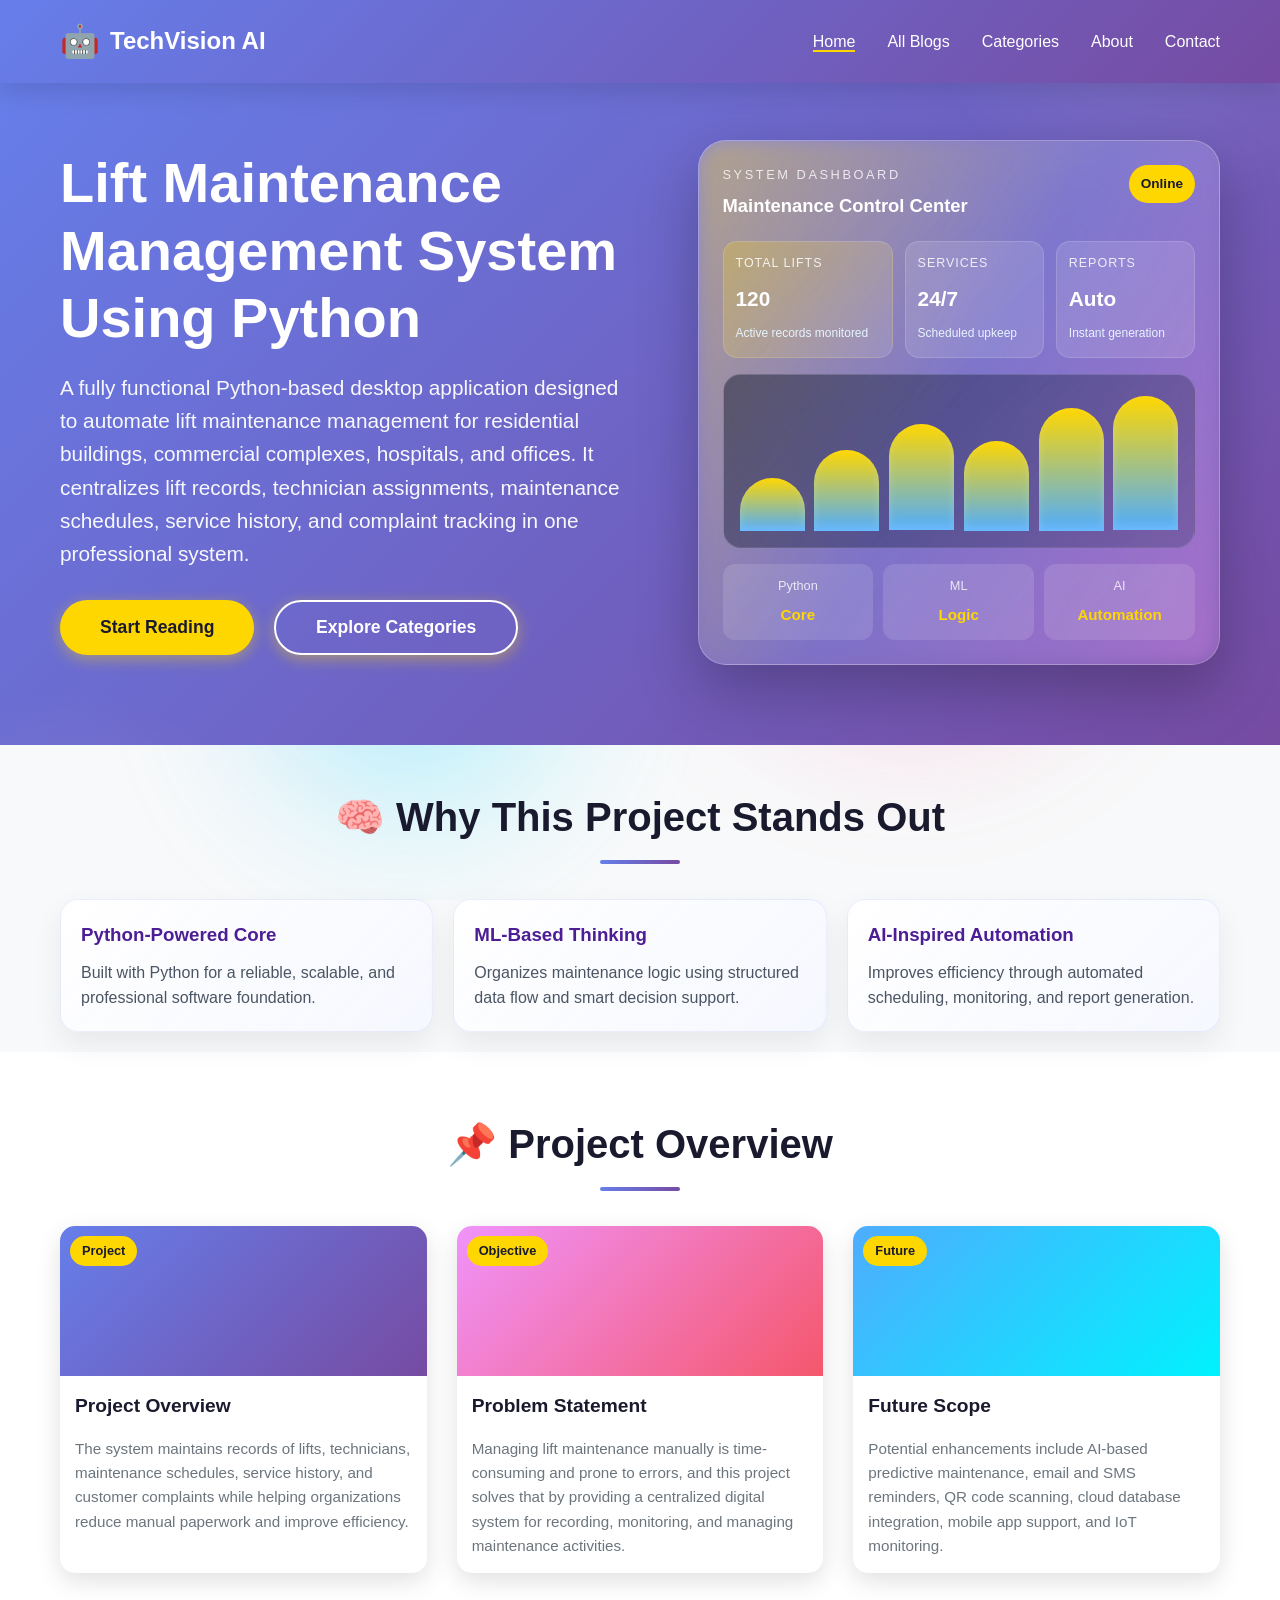
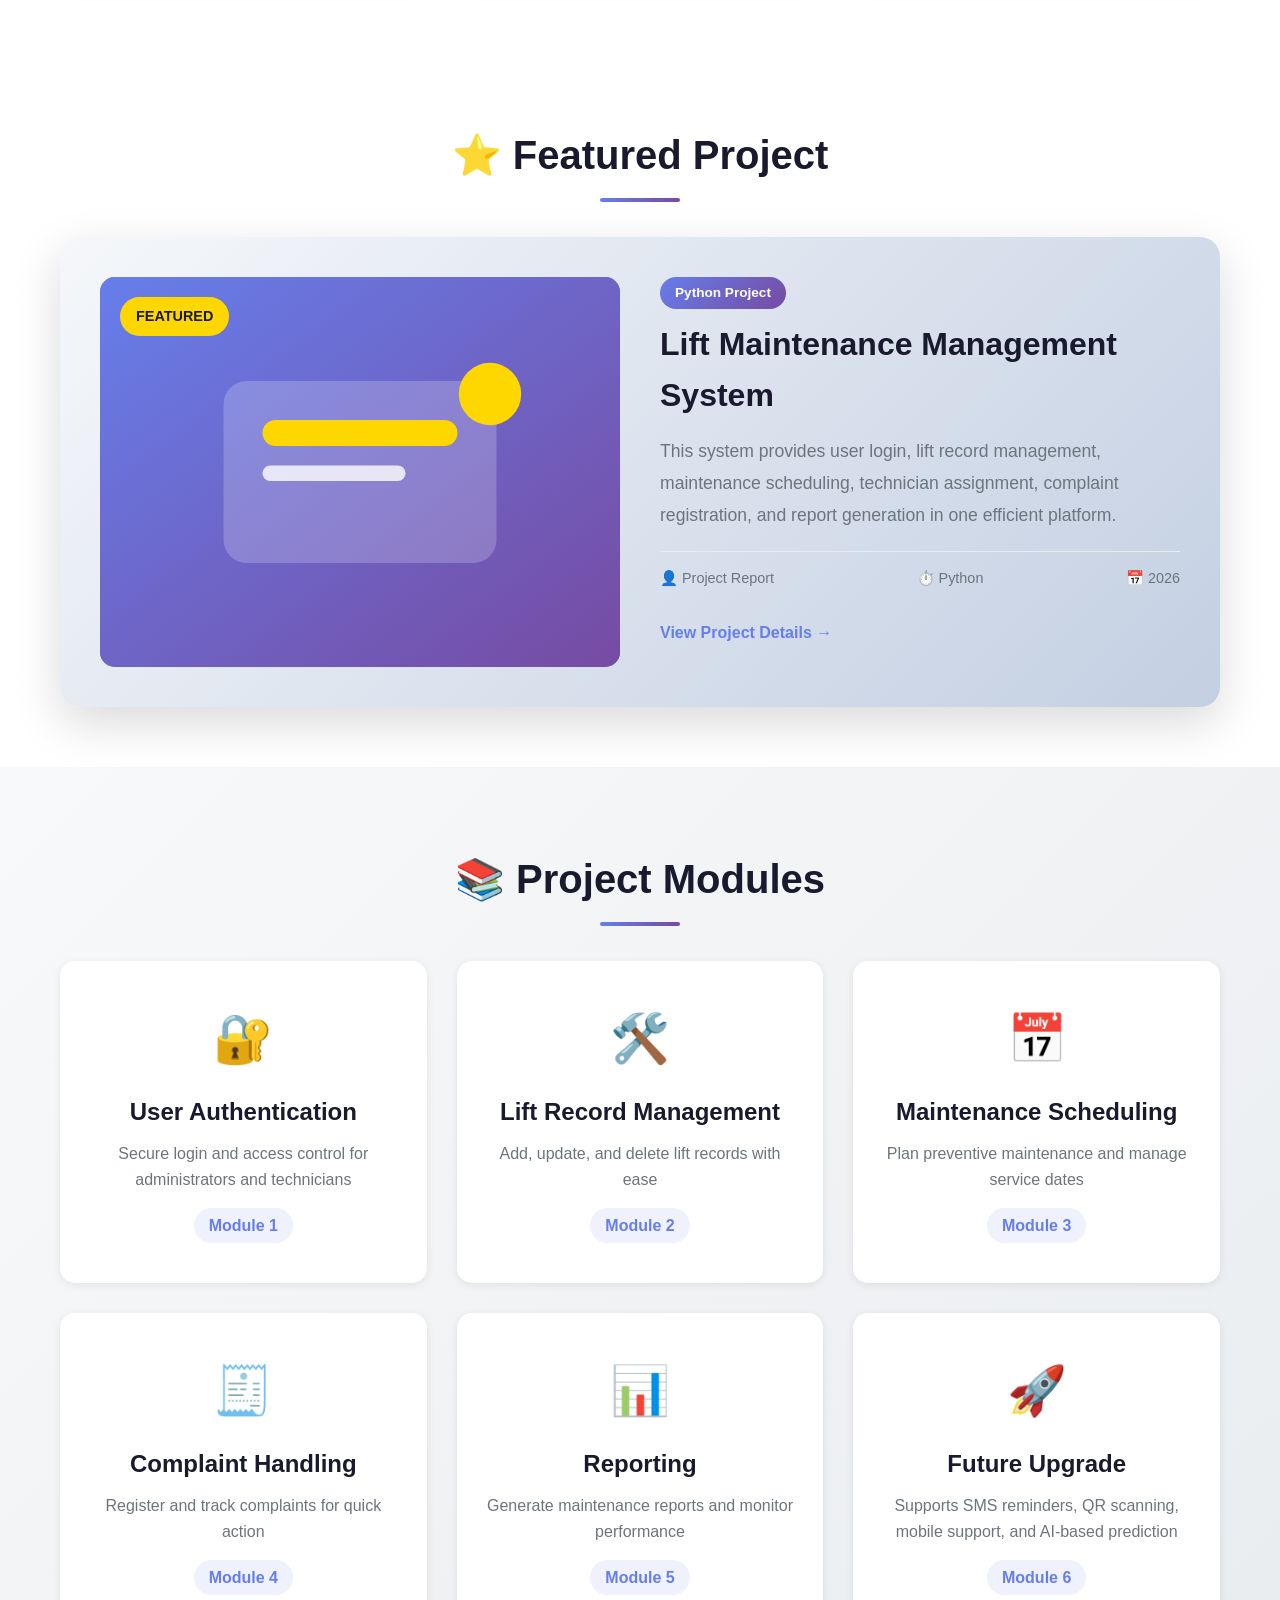
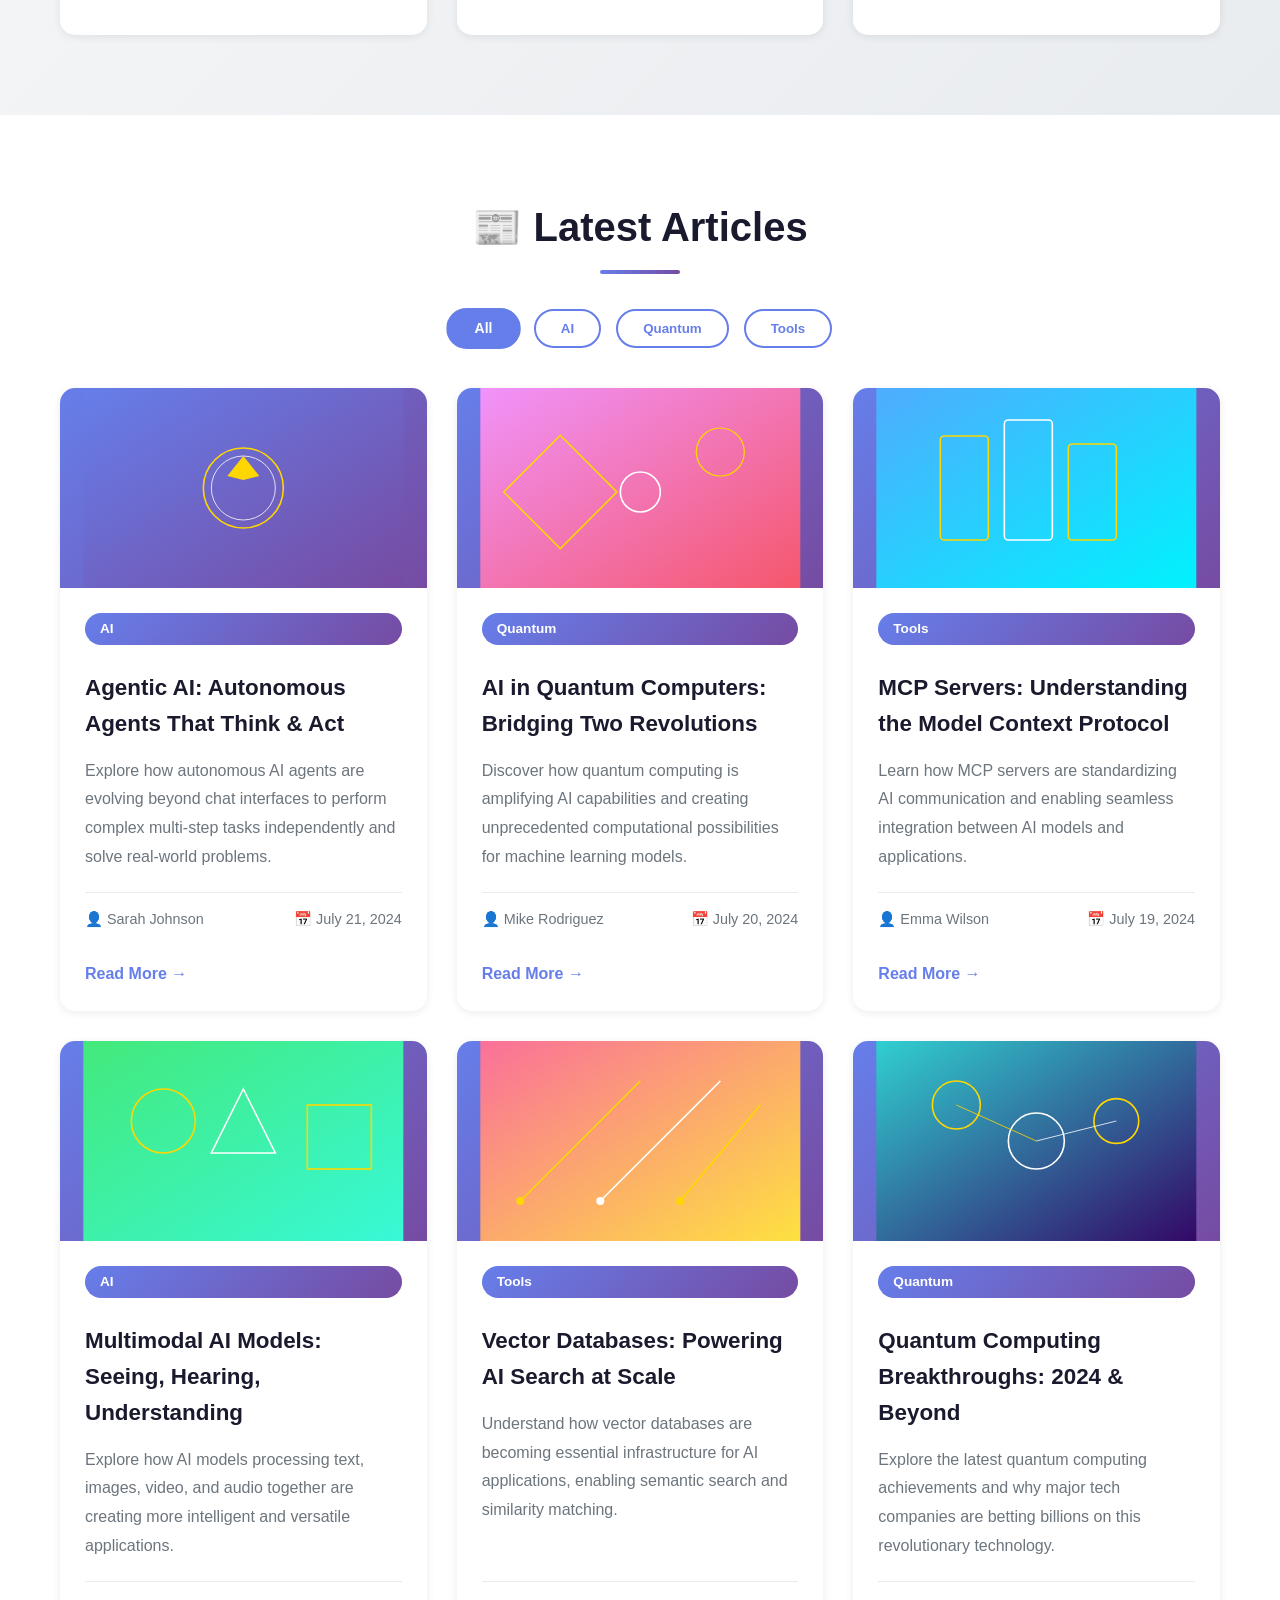
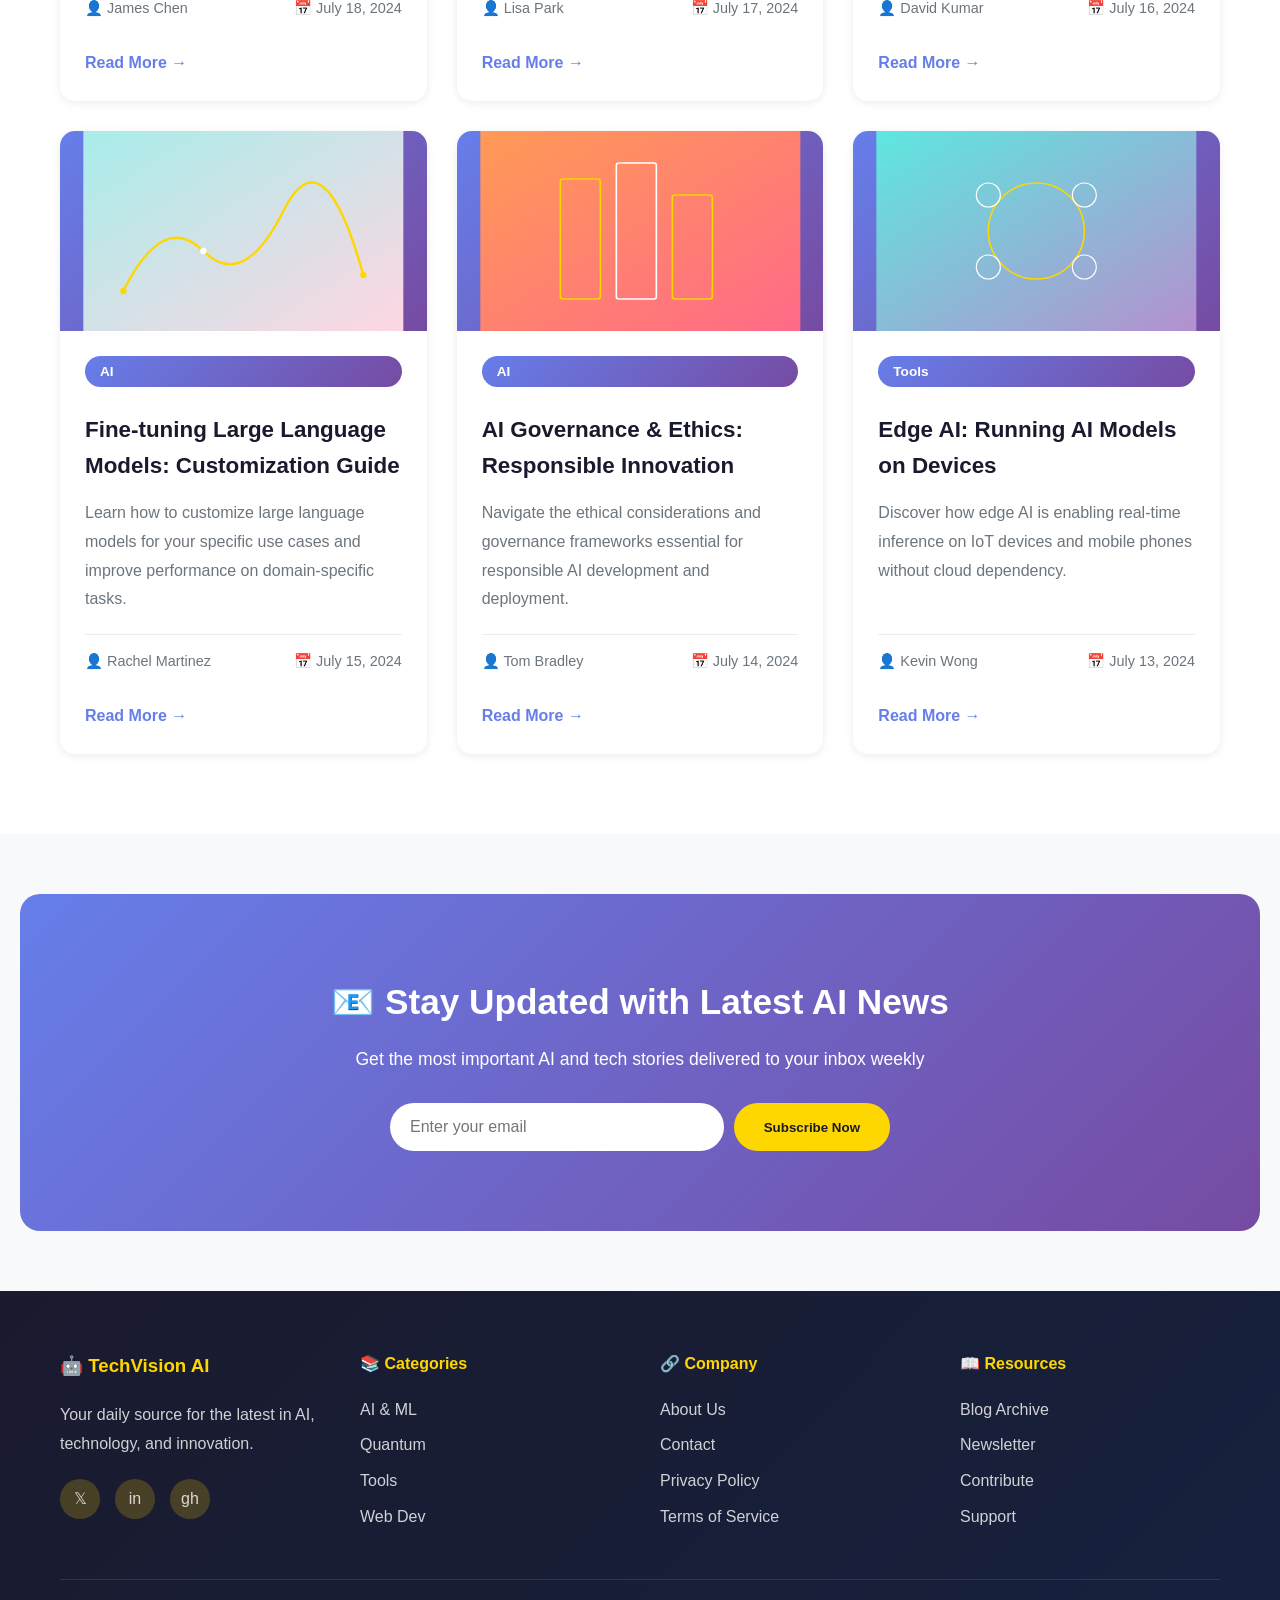
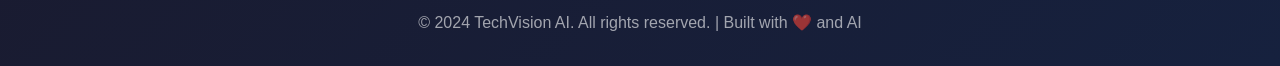
<file: Index.html>
<!DOCTYPE html>
<html lang="en">
<head>
    <meta charset="UTF-8">
    <meta name="viewport" content="width=device-width, initial-scale=1.0">
    <title>TechVision AI - Latest AI & Technology Blog</title>
    <link rel="stylesheet" href="Style.css">
</head>
<body>
    <!-- Navigation Bar -->
    <nav class="navbar">
        <div class="nav-container">
            <div class="logo">
                <span class="logo-icon">🤖</span>
                <span class="logo-text">TechVision AI</span>
            </div>
            <ul class="nav-menu">
                <li><a href="Index.html" class="nav-link active">Home</a></li>
                <li><a href="blogs.html" class="nav-link">All Blogs</a></li>
                <li><a href="categories.html" class="nav-link">Categories</a></li>
                <li><a href="about.html" class="nav-link">About</a></li>
                <li><a href="#contact" class="nav-link">Contact</a></li>
            </ul>
            <div class="hamburger">
                <span></span>
                <span></span>
                <span></span>
            </div>
        </div>
    </nav>

    <!-- Animated Background -->
    <div class="animated-bg">
        <div class="blob blob-1"></div>
        <div class="blob blob-2"></div>
        <div class="blob blob-3"></div>
    </div>

    <!-- Hero Section -->
    <header class="hero" id="home">
        <div class="hero-content">
            <div class="hero-text">
                <h1 class="hero-title">Lift Maintenance Management System Using Python</h1>
                <p class="hero-subtitle">A fully functional Python-based desktop application designed to automate lift maintenance management for residential buildings, commercial complexes, hospitals, and offices. It centralizes lift records, technician assignments, maintenance schedules, service history, and complaint tracking in one professional system.</p>
                <div class="cta-buttons">
                    <button class="cta-button primary">Start Reading</button>
                    <button class="cta-button secondary">Explore Categories</button>
                </div>
            </div>
            <div class="hero-dashboard">
                <div class="dashboard-card">
                    <div class="dashboard-top">
                        <div>
                            <p class="dashboard-label">System Dashboard</p>
                            <h3 class="dashboard-title">Maintenance Control Center</h3>
                        </div>
                        <span class="dashboard-chip dashboard-chip-gold">Online</span>
                    </div>

                    <div class="dashboard-overview">
                        <div class="overview-panel overview-panel-main">
                            <span class="overview-title">Total Lifts</span>
                            <strong>120</strong>
                            <small>Active records monitored</small>
                        </div>
                        <div class="overview-panel">
                            <span class="overview-title">Services</span>
                            <strong>24/7</strong>
                            <small>Scheduled upkeep</small>
                        </div>
                        <div class="overview-panel">
                            <span class="overview-title">Reports</span>
                            <strong>Auto</strong>
                            <small>Instant generation</small>
                        </div>
                    </div>

                    <div class="dashboard-chart">
                        <div class="chart-bars">
                            <span style="height: 38%"></span>
                            <span style="height: 58%"></span>
                            <span style="height: 76%"></span>
                            <span style="height: 64%"></span>
                            <span style="height: 88%"></span>
                            <span style="height: 96%"></span>
                        </div>
                    </div>

                    <div class="dashboard-status-grid">
                        <div class="status-box">
                            <span>Python</span>
                            <b>Core</b>
                        </div>
                        <div class="status-box">
                            <span>ML</span>
                            <b>Logic</b>
                        </div>
                        <div class="status-box">
                            <span>AI</span>
                            <b>Automation</b>
                        </div>
                    </div>
                </div>
            </div>
        </div>
    </header>

    <!-- Project Focus Section -->
    <section class="project-focus-section" style="padding: 40px 0 20px; position: relative; z-index: 2;">
        <div class="container">
            <h2 class="section-title">🧠 Why This Project Stands Out</h2>
            <div style="display: grid; grid-template-columns: repeat(auto-fit, minmax(220px, 1fr)); gap: 20px;">
                <div class="feature-card">
                    <h3>Python-Powered Core</h3>
                    <p>Built with Python for a reliable, scalable, and professional software foundation.</p>
                </div>
                <div class="feature-card">
                    <h3>ML-Based Thinking</h3>
                    <p>Organizes maintenance logic using structured data flow and smart decision support.</p>
                </div>
                <div class="feature-card">
                    <h3>AI-Inspired Automation</h3>
                    <p>Improves efficiency through automated scheduling, monitoring, and report generation.</p>
                </div>
            </div>
        </div>
    </section>

    <!-- Project Overview Section -->
    <section class="trending-section">
        <div class="container">
            <h2 class="section-title">📌 Project Overview</h2>
            <div class="trending-slider">
                <div class="trending-card">
                    <div class="trending-image" style="background: linear-gradient(135deg, #667eea 0%, #764ba2 100%);">
                        <span class="trending-badge">Project</span>
                    </div>
                    <h3>Project Overview</h3>
                    <p>The system maintains records of lifts, technicians, maintenance schedules, service history, and customer complaints while helping organizations reduce manual paperwork and improve efficiency.</p>
                </div>
                <div class="trending-card">
                    <div class="trending-image" style="background: linear-gradient(135deg, #f093fb 0%, #f5576c 100%);">
                        <span class="trending-badge">Objective</span>
                    </div>
                    <h3>Problem Statement</h3>
                    <p>Managing lift maintenance manually is time-consuming and prone to errors, and this project solves that by providing a centralized digital system for recording, monitoring, and managing maintenance activities.</p>
                </div>
                <div class="trending-card">
                    <div class="trending-image" style="background: linear-gradient(135deg, #4facfe 0%, #00f2fe 100%);">
                        <span class="trending-badge">Future</span>
                    </div>
                    <h3>Future Scope</h3>
                    <p>Potential enhancements include AI-based predictive maintenance, email and SMS reminders, QR code scanning, cloud database integration, mobile app support, and IoT monitoring.</p>
                </div>
            </div>
        </div>
    </section>

    <!-- Featured Project Section -->
    <section class="featured-section">
        <div class="container">
            <h2 class="section-title">⭐ Featured Project</h2>
            <article class="featured-blog">
                <div class="featured-image">
                    <svg viewBox="0 0 400 300" xmlns="http://www.w3.org/2000/svg">
                        <defs>
                            <linearGradient id="grad1" x1="0%" y1="0%" x2="100%" y2="100%">
                                <stop offset="0%" style="stop-color:#667eea;stop-opacity:1" />
                                <stop offset="100%" style="stop-color:#764ba2;stop-opacity:1" />
                            </linearGradient>
                        </defs>
                        <rect width="400" height="300" fill="url(#grad1)"/>
                        <rect x="95" y="80" width="210" height="140" rx="18" fill="#ffffff" opacity="0.2"/>
                        <rect x="125" y="110" width="150" height="20" rx="10" fill="#ffd700"/>
                        <rect x="125" y="145" width="110" height="12" rx="6" fill="#ffffff" opacity="0.8"/>
                        <circle cx="300" cy="90" r="24" fill="#ffd700"/>
                    </svg>
                    <span class="featured-badge">FEATURED</span>
                </div>
                <div class="featured-content">
                    <span class="category-tag">Python Project</span>
                    <h3>Lift Maintenance Management System</h3>
                    <p>This system provides user login, lift record management, maintenance scheduling, technician assignment, complaint registration, and report generation in one efficient platform.</p>
                    <div class="blog-meta">
                        <span class="author">👤 Project Report</span>
                        <span class="read-time">⏱️ Python</span>
                        <span class="date">📅 2026</span>
                    </div>
                    <a href="#" class="read-more">View Project Details →</a>
                </div>
            </article>
        </div>
    </section>

    <!-- Categories Section -->
    <section class="categories" id="categories">
        <div class="container">
            <h2 class="section-title">📚 Project Modules</h2>
            <div class="category-grid">
                <div class="category-card">
                    <div class="category-icon">🔐</div>
                    <h3>User Authentication</h3>
                    <p>Secure login and access control for administrators and technicians</p>
                    <span class="count">Module 1</span>
                </div>
                <div class="category-card">
                    <div class="category-icon">🛠️</div>
                    <h3>Lift Record Management</h3>
                    <p>Add, update, and delete lift records with ease</p>
                    <span class="count">Module 2</span>
                </div>
                <div class="category-card">
                    <div class="category-icon">📅</div>
                    <h3>Maintenance Scheduling</h3>
                    <p>Plan preventive maintenance and manage service dates</p>
                    <span class="count">Module 3</span>
                </div>
                <div class="category-card">
                    <div class="category-icon">🧾</div>
                    <h3>Complaint Handling</h3>
                    <p>Register and track complaints for quick action</p>
                    <span class="count">Module 4</span>
                </div>
                <div class="category-card">
                    <div class="category-icon">📊</div>
                    <h3>Reporting</h3>
                    <p>Generate maintenance reports and monitor performance</p>
                    <span class="count">Module 5</span>
                </div>
                <div class="category-card">
                    <div class="category-icon">🚀</div>
                    <h3>Future Upgrade</h3>
                    <p>Supports SMS reminders, QR scanning, mobile support, and AI-based prediction</p>
                    <span class="count">Module 6</span>
                </div>
            </div>
        </div>
    </section>

    <!-- Latest Blog Posts Section -->
    <section class="blogs" id="blogs">
        <div class="container">
            <h2 class="section-title">📰 Latest Articles</h2>
            <div class="filter-buttons">
                <button class="filter-btn active" data-filter="all">All</button>
                <button class="filter-btn" data-filter="ai">AI</button>
                <button class="filter-btn" data-filter="quantum">Quantum</button>
                <button class="filter-btn" data-filter="tools">Tools</button>
            </div>
            <div class="blog-grid">
                <!-- Blog 1: Agentic AI -->
                <article class="blog-card" data-category="ai">
                    <div class="blog-image-container">
                        <svg class="blog-image" viewBox="0 0 400 250" xmlns="http://www.w3.org/2000/svg">
                            <defs>
                                <linearGradient id="bg1" x1="0%" y1="0%" x2="100%" y2="100%">
                                    <stop offset="0%" style="stop-color:#667eea;stop-opacity:1" />
                                    <stop offset="100%" style="stop-color:#764ba2;stop-opacity:1" />
                                </linearGradient>
                            </defs>
                            <rect width="400" height="250" fill="url(#bg1)"/>
                            <circle cx="200" cy="125" r="50" fill="none" stroke="#ffd700" stroke-width="2"/>
                            <circle cx="200" cy="125" r="40" fill="none" stroke="#ffffff" stroke-width="1"/>
                            <path d="M 200 85 L 220 110 L 200 115 L 180 110 Z" fill="#ffd700"/>
                        </svg>
                    </div>
                    <div class="blog-content">
                        <span class="category-tag">AI</span>
                        <h3>Agentic AI: Autonomous Agents That Think & Act</h3>
                        <p>Explore how autonomous AI agents are evolving beyond chat interfaces to perform complex multi-step tasks independently and solve real-world problems.</p>
                        <div class="blog-meta">
                            <span class="author">👤 Sarah Johnson</span>
                            <span class="date">📅 July 21, 2024</span>
                        </div>
                        <a href="blog-detail.html?id=agentic-ai" class="read-link">Read More →</a>
                    </div>
                </article>

                <!-- Blog 2: AI in Quantum Computers -->
                <article class="blog-card" data-category="quantum">
                    <div class="blog-image-container">
                        <svg class="blog-image" viewBox="0 0 400 250" xmlns="http://www.w3.org/2000/svg">
                            <defs>
                                <linearGradient id="bg2" x1="0%" y1="0%" x2="100%" y2="100%">
                                    <stop offset="0%" style="stop-color:#f093fb;stop-opacity:1" />
                                    <stop offset="100%" style="stop-color:#f5576c;stop-opacity:1" />
                                </linearGradient>
                            </defs>
                            <rect width="400" height="250" fill="url(#bg2)"/>
                            <rect x="50" y="80" width="100" height="100" fill="none" stroke="#ffd700" stroke-width="2" transform="rotate(45 100 130)"/>
                            <circle cx="200" cy="130" r="25" fill="none" stroke="#ffffff" stroke-width="2"/>
                            <circle cx="300" cy="80" r="30" fill="none" stroke="#ffd700" stroke-width="1.5"/>
                        </svg>
                    </div>
                    <div class="blog-content">
                        <span class="category-tag">Quantum</span>
                        <h3>AI in Quantum Computers: Bridging Two Revolutions</h3>
                        <p>Discover how quantum computing is amplifying AI capabilities and creating unprecedented computational possibilities for machine learning models.</p>
                        <div class="blog-meta">
                            <span class="author">👤 Mike Rodriguez</span>
                            <span class="date">📅 July 20, 2024</span>
                        </div>
                        <a href="blog-detail.html?id=quantum-ai" class="read-link">Read More →</a>
                    </div>
                </article>

                <!-- Blog 3: MCP Servers -->
                <article class="blog-card" data-category="tools">
                    <div class="blog-image-container">
                        <svg class="blog-image" viewBox="0 0 400 250" xmlns="http://www.w3.org/2000/svg">
                            <defs>
                                <linearGradient id="bg3" x1="0%" y1="0%" x2="100%" y2="100%">
                                    <stop offset="0%" style="stop-color:#4facfe;stop-opacity:1" />
                                    <stop offset="100%" style="stop-color:#00f2fe;stop-opacity:1" />
                                </linearGradient>
                            </defs>
                            <rect width="400" height="250" fill="url(#bg3)"/>
                            <rect x="80" y="60" width="60" height="130" fill="none" stroke="#ffd700" stroke-width="2" rx="5"/>
                            <rect x="160" y="40" width="60" height="150" fill="none" stroke="#ffffff" stroke-width="2" rx="5"/>
                            <rect x="240" y="70" width="60" height="120" fill="none" stroke="#ffd700" stroke-width="2" rx="5"/>
                        </svg>
                    </div>
                    <div class="blog-content">
                        <span class="category-tag">Tools</span>
                        <h3>MCP Servers: Understanding the Model Context Protocol</h3>
                        <p>Learn how MCP servers are standardizing AI communication and enabling seamless integration between AI models and applications.</p>
                        <div class="blog-meta">
                            <span class="author">👤 Emma Wilson</span>
                            <span class="date">📅 July 19, 2024</span>
                        </div>
                        <a href="blog-detail.html?id=mcp-servers" class="read-link">Read More →</a>
                    </div>
                </article>

                <!-- Blog 4: Multimodal AI -->
                <article class="blog-card" data-category="ai">
                    <div class="blog-image-container">
                        <svg class="blog-image" viewBox="0 0 400 250" xmlns="http://www.w3.org/2000/svg">
                            <defs>
                                <linearGradient id="bg4" x1="0%" y1="0%" x2="100%" y2="100%">
                                    <stop offset="0%" style="stop-color:#43e97b;stop-opacity:1" />
                                    <stop offset="100%" style="stop-color:#38f9d7;stop-opacity:1" />
                                </linearGradient>
                            </defs>
                            <rect width="400" height="250" fill="url(#bg4)"/>
                            <circle cx="100" cy="100" r="40" fill="none" stroke="#ffd700" stroke-width="2"/>
                            <polygon points="200,60 240,140 160,140" fill="none" stroke="#ffffff" stroke-width="2"/>
                            <rect x="280" y="80" width="80" height="80" fill="none" stroke="#ffd700" stroke-width="2"/>
                        </svg>
                    </div>
                    <div class="blog-content">
                        <span class="category-tag">AI</span>
                        <h3>Multimodal AI Models: Seeing, Hearing, Understanding</h3>
                        <p>Explore how AI models processing text, images, video, and audio together are creating more intelligent and versatile applications.</p>
                        <div class="blog-meta">
                            <span class="author">👤 James Chen</span>
                            <span class="date">📅 July 18, 2024</span>
                        </div>
                        <a href="blog-detail.html?id=multimodal-ai" class="read-link">Read More →</a>
                    </div>
                </article>

                <!-- Blog 5: Vector Databases -->
                <article class="blog-card" data-category="tools">
                    <div class="blog-image-container">
                        <svg class="blog-image" viewBox="0 0 400 250" xmlns="http://www.w3.org/2000/svg">
                            <defs>
                                <linearGradient id="bg5" x1="0%" y1="0%" x2="100%" y2="100%">
                                    <stop offset="0%" style="stop-color:#fa709a;stop-opacity:1" />
                                    <stop offset="100%" style="stop-color:#fee140;stop-opacity:1" />
                                </linearGradient>
                            </defs>
                            <rect width="400" height="250" fill="url(#bg5)"/>
                            <line x1="50" y1="200" x2="200" y2="50" stroke="#ffd700" stroke-width="2"/>
                            <line x1="150" y1="200" x2="300" y2="50" stroke="#ffffff" stroke-width="2"/>
                            <line x1="250" y1="200" x2="350" y2="80" stroke="#ffd700" stroke-width="2"/>
                            <circle cx="50" cy="200" r="5" fill="#ffd700"/>
                            <circle cx="150" cy="200" r="5" fill="#ffffff"/>
                            <circle cx="250" cy="200" r="5" fill="#ffd700"/>
                        </svg>
                    </div>
                    <div class="blog-content">
                        <span class="category-tag">Tools</span>
                        <h3>Vector Databases: Powering AI Search at Scale</h3>
                        <p>Understand how vector databases are becoming essential infrastructure for AI applications, enabling semantic search and similarity matching.</p>
                        <div class="blog-meta">
                            <span class="author">👤 Lisa Park</span>
                            <span class="date">📅 July 17, 2024</span>
                        </div>
                        <a href="blog-detail.html?id=vector-db" class="read-link">Read More →</a>
                    </div>
                </article>

                <!-- Blog 6: Quantum Computing Breakthroughs -->
                <article class="blog-card" data-category="quantum">
                    <div class="blog-image-container">
                        <svg class="blog-image" viewBox="0 0 400 250" xmlns="http://www.w3.org/2000/svg">
                            <defs>
                                <linearGradient id="bg6" x1="0%" y1="0%" x2="100%" y2="100%">
                                    <stop offset="0%" style="stop-color:#30cfd0;stop-opacity:1" />
                                    <stop offset="100%" style="stop-color:#330867;stop-opacity:1" />
                                </linearGradient>
                            </defs>
                            <rect width="400" height="250" fill="url(#bg6)"/>
                            <circle cx="100" cy="80" r="30" fill="none" stroke="#ffd700" stroke-width="2"/>
                            <circle cx="200" cy="125" r="35" fill="none" stroke="#ffffff" stroke-width="2"/>
                            <circle cx="300" cy="100" r="28" fill="none" stroke="#ffd700" stroke-width="2"/>
                            <line x1="100" y1="80" x2="200" y2="125" stroke="#ffd700" stroke-width="1"/>
                            <line x1="200" y1="125" x2="300" y2="100" stroke="#ffffff" stroke-width="1"/>
                        </svg>
                    </div>
                    <div class="blog-content">
                        <span class="category-tag">Quantum</span>
                        <h3>Quantum Computing Breakthroughs: 2024 & Beyond</h3>
                        <p>Explore the latest quantum computing achievements and why major tech companies are betting billions on this revolutionary technology.</p>
                        <div class="blog-meta">
                            <span class="author">👤 David Kumar</span>
                            <span class="date">📅 July 16, 2024</span>
                        </div>
                        <a href="blog-detail.html?id=quantum-breakthrough" class="read-link">Read More →</a>
                    </div>
                </article>

                <!-- Blog 7: LLM Fine-tuning -->
                <article class="blog-card" data-category="ai">
                    <div class="blog-image-container">
                        <svg class="blog-image" viewBox="0 0 400 250" xmlns="http://www.w3.org/2000/svg">
                            <defs>
                                <linearGradient id="bg7" x1="0%" y1="0%" x2="100%" y2="100%">
                                    <stop offset="0%" style="stop-color:#a8edea;stop-opacity:1" />
                                    <stop offset="100%" style="stop-color:#fed6e3;stop-opacity:1" />
                                </linearGradient>
                            </defs>
                            <rect width="400" height="250" fill="url(#bg7)"/>
                            <path d="M 50 200 Q 100 100 150 150 T 250 100 T 350 180" fill="none" stroke="#ffd700" stroke-width="3"/>
                            <circle cx="50" cy="200" r="4" fill="#ffd700"/>
                            <circle cx="150" cy="150" r="4" fill="#ffffff"/>
                            <circle cx="350" cy="180" r="4" fill="#ffd700"/>
                        </svg>
                    </div>
                    <div class="blog-content">
                        <span class="category-tag">AI</span>
                        <h3>Fine-tuning Large Language Models: Customization Guide</h3>
                        <p>Learn how to customize large language models for your specific use cases and improve performance on domain-specific tasks.</p>
                        <div class="blog-meta">
                            <span class="author">👤 Rachel Martinez</span>
                            <span class="date">📅 July 15, 2024</span>
                        </div>
                        <a href="blog-detail.html?id=llm-finetuning" class="read-link">Read More →</a>
                    </div>
                </article>

                <!-- Blog 8: AI Governance -->
                <article class="blog-card" data-category="ai">
                    <div class="blog-image-container">
                        <svg class="blog-image" viewBox="0 0 400 250" xmlns="http://www.w3.org/2000/svg">
                            <defs>
                                <linearGradient id="bg8" x1="0%" y1="0%" x2="100%" y2="100%">
                                    <stop offset="0%" style="stop-color:#ff9a56;stop-opacity:1" />
                                    <stop offset="100%" style="stop-color:#ff6a88;stop-opacity:1" />
                                </linearGradient>
                            </defs>
                            <rect width="400" height="250" fill="url(#bg8)"/>
                            <rect x="100" y="60" width="50" height="150" fill="none" stroke="#ffd700" stroke-width="2" rx="3"/>
                            <rect x="170" y="40" width="50" height="170" fill="none" stroke="#ffffff" stroke-width="2" rx="3"/>
                            <rect x="240" y="80" width="50" height="130" fill="none" stroke="#ffd700" stroke-width="2" rx="3"/>
                        </svg>
                    </div>
                    <div class="blog-content">
                        <span class="category-tag">AI</span>
                        <h3>AI Governance & Ethics: Responsible Innovation</h3>
                        <p>Navigate the ethical considerations and governance frameworks essential for responsible AI development and deployment.</p>
                        <div class="blog-meta">
                            <span class="author">👤 Tom Bradley</span>
                            <span class="date">📅 July 14, 2024</span>
                        </div>
                        <a href="blog-detail.html?id=ai-governance" class="read-link">Read More →</a>
                    </div>
                </article>

                <!-- Blog 9: Edge AI -->
                <article class="blog-card" data-category="tools">
                    <div class="blog-image-container">
                        <svg class="blog-image" viewBox="0 0 400 250" xmlns="http://www.w3.org/2000/svg">
                            <defs>
                                <linearGradient id="bg9" x1="0%" y1="0%" x2="100%" y2="100%">
                                    <stop offset="0%" style="stop-color:#5ee7df;stop-opacity:1" />
                                    <stop offset="100%" style="stop-color:#b490cf;stop-opacity:1" />
                                </linearGradient>
                            </defs>
                            <rect width="400" height="250" fill="url(#bg9)"/>
                            <circle cx="200" cy="125" r="60" fill="none" stroke="#ffd700" stroke-width="2"/>
                            <circle cx="140" cy="80" r="15" fill="none" stroke="#ffffff" stroke-width="1.5"/>
                            <circle cx="260" cy="80" r="15" fill="none" stroke="#ffffff" stroke-width="1.5"/>
                            <circle cx="140" cy="170" r="15" fill="none" stroke="#ffffff" stroke-width="1.5"/>
                            <circle cx="260" cy="170" r="15" fill="none" stroke="#ffffff" stroke-width="1.5"/>
                        </svg>
                    </div>
                    <div class="blog-content">
                        <span class="category-tag">Tools</span>
                        <h3>Edge AI: Running AI Models on Devices</h3>
                        <p>Discover how edge AI is enabling real-time inference on IoT devices and mobile phones without cloud dependency.</p>
                        <div class="blog-meta">
                            <span class="author">👤 Kevin Wong</span>
                            <span class="date">📅 July 13, 2024</span>
                        </div>
                        <a href="blog-detail.html?id=edge-ai" class="read-link">Read More →</a>
                    </div>
                </article>
            </div>
        </div>
    </section>

    <!-- Newsletter Section -->
    <section class="newsletter">
        <div class="container">
            <div class="newsletter-content">
                <h2>📧 Stay Updated with Latest AI News</h2>
                <p>Get the most important AI and tech stories delivered to your inbox weekly</p>
                <form class="newsletter-form">
                    <input type="email" placeholder="Enter your email" required>
                    <button type="submit" class="subscribe-btn">Subscribe Now</button>
                </form>
            </div>
        </div>
    </section>

    <!-- Footer -->
    <footer class="footer" id="contact">
        <div class="container">
            <div class="footer-grid">
                <div class="footer-section">
                    <h3>🤖 TechVision AI</h3>
                    <p>Your daily source for the latest in AI, technology, and innovation.</p>
                    <div class="social-links">
                        <a href="#" class="social-icon">𝕏</a>
                        <a href="#" class="social-icon">in</a>
                        <a href="#" class="social-icon">gh</a>
                    </div>
                </div>
                <div class="footer-section">
                    <h4>📚 Categories</h4>
                    <ul>
                        <li><a href="categories.html?cat=ai">AI & ML</a></li>
                        <li><a href="categories.html?cat=quantum">Quantum</a></li>
                        <li><a href="categories.html?cat=tools">Tools</a></li>
                        <li><a href="categories.html?cat=web">Web Dev</a></li>
                    </ul>
                </div>
                <div class="footer-section">
                    <h4>🔗 Company</h4>
                    <ul>
                        <li><a href="about.html">About Us</a></li>
                        <li><a href="#contact">Contact</a></li>
                        <li><a href="#">Privacy Policy</a></li>
                        <li><a href="#">Terms of Service</a></li>
                    </ul>
                </div>
                <div class="footer-section">
                    <h4>📖 Resources</h4>
                    <ul>
                        <li><a href="blogs.html">Blog Archive</a></li>
                        <li><a href="#newsletter">Newsletter</a></li>
                        <li><a href="#">Contribute</a></li>
                        <li><a href="#">Support</a></li>
                    </ul>
                </div>
            </div>
            <div class="footer-bottom">
                <p>&copy; 2024 TechVision AI. All rights reserved. | Built with ❤️ and AI</p>
            </div>
        </div>
    </footer>

    <script src="Script.js"></script>
</body>
</html>
</file>
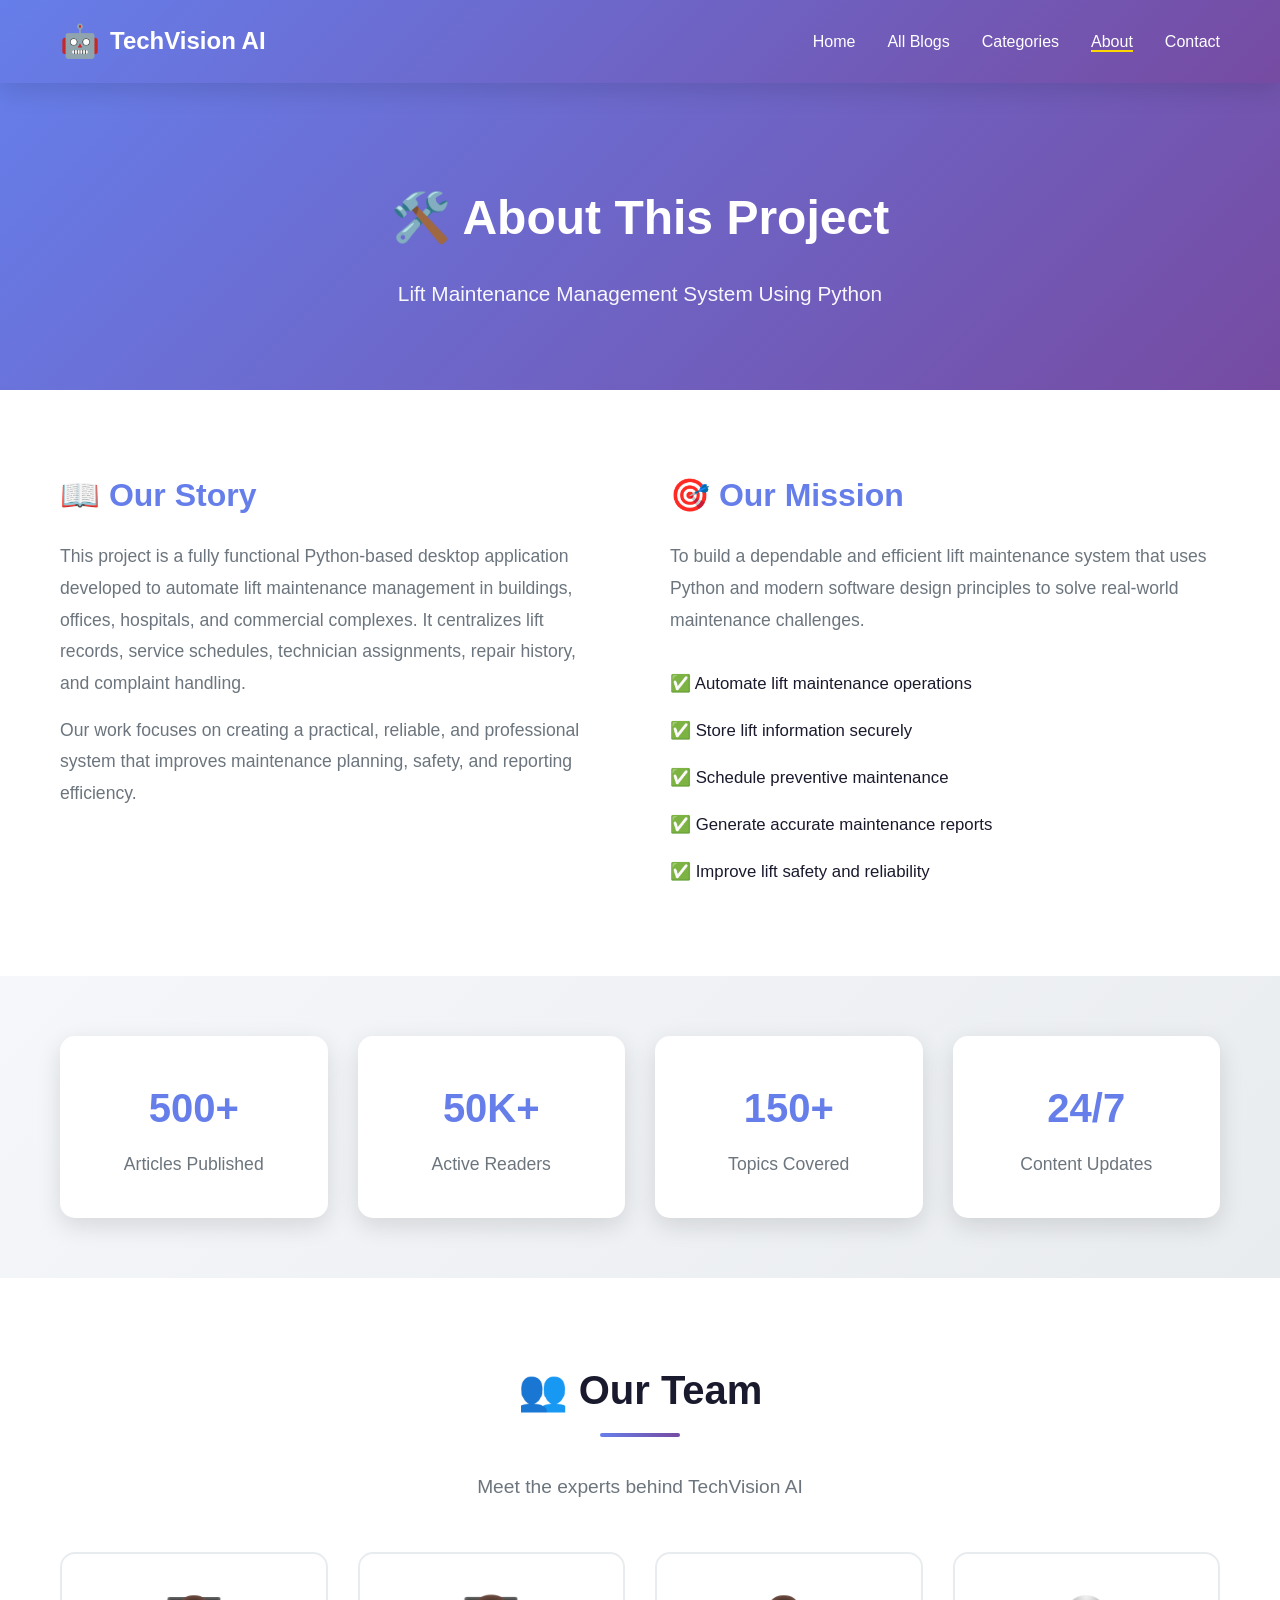
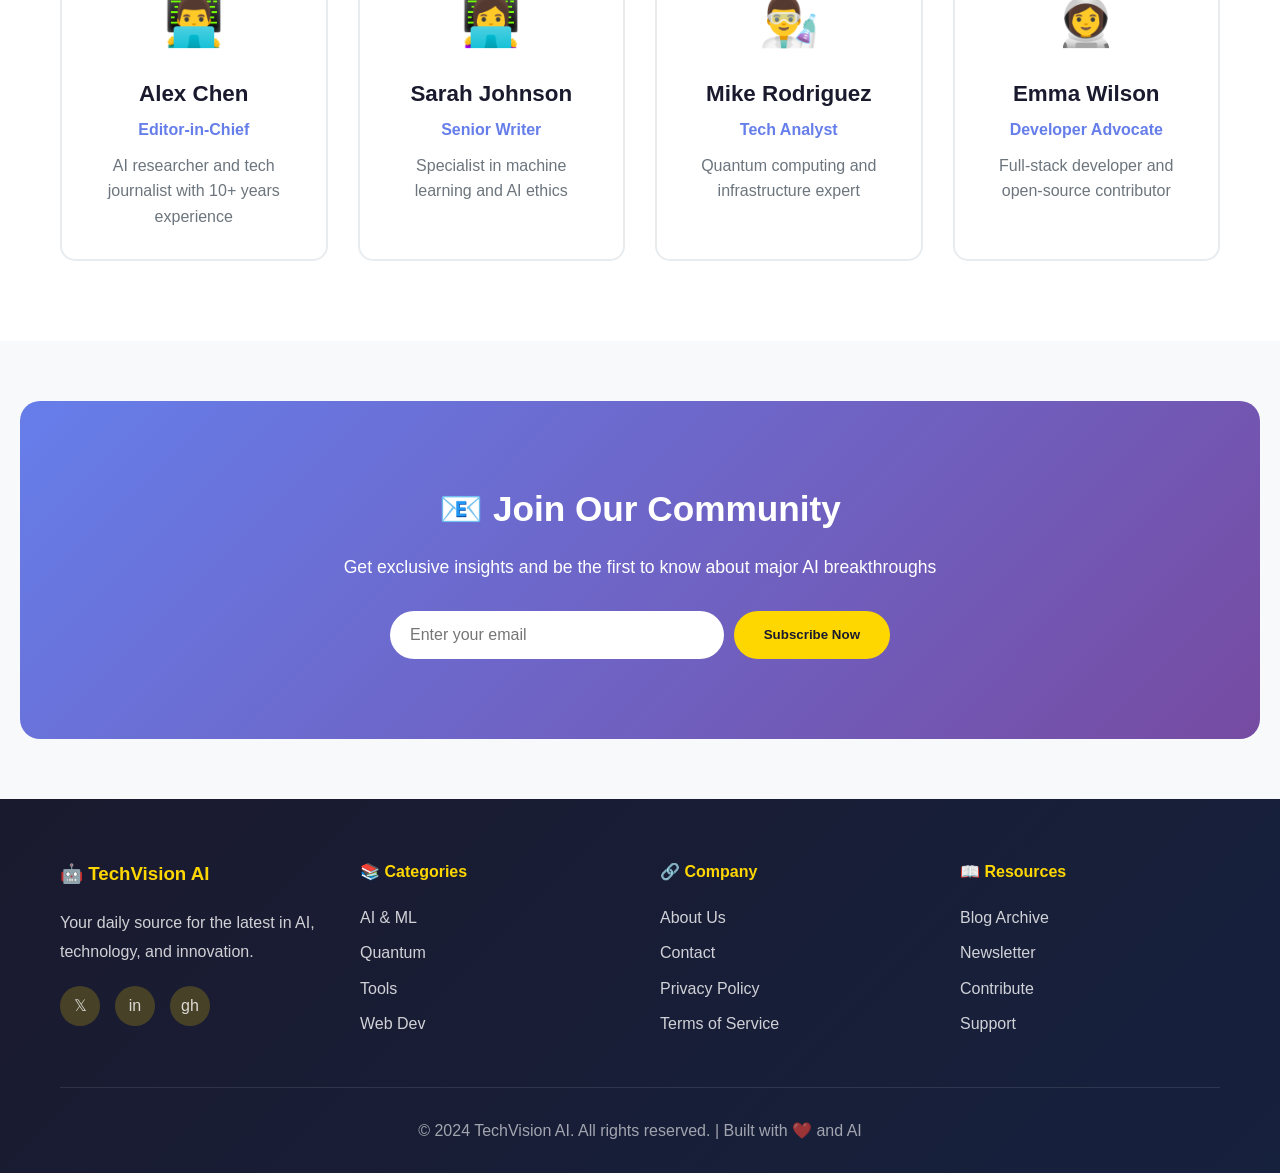
<file: about.html>
<!DOCTYPE html>
<html lang="en">
<head>
    <meta charset="UTF-8">
    <meta name="viewport" content="width=device-width, initial-scale=1.0">
    <title>About - TechVision AI</title>
    <link rel="stylesheet" href="Style.css">
</head>
<body>
    <!-- Navigation Bar -->
    <nav class="navbar">
        <div class="nav-container">
            <div class="logo">
                <span class="logo-icon">🤖</span>
                <span class="logo-text">TechVision AI</span>
            </div>
            <ul class="nav-menu">
                <li><a href="Index.html" class="nav-link">Home</a></li>
                <li><a href="blogs.html" class="nav-link">All Blogs</a></li>
                <li><a href="categories.html" class="nav-link">Categories</a></li>
                <li><a href="about.html" class="nav-link active">About</a></li>
                <li><a href="#contact" class="nav-link">Contact</a></li>
            </ul>
            <div class="hamburger">
                <span></span>
                <span></span>
                <span></span>
            </div>
        </div>
    </nav>

    <!-- Animated Background -->
    <div class="animated-bg">
        <div class="blob blob-1"></div>
        <div class="blob blob-2"></div>
        <div class="blob blob-3"></div>
    </div>

    <!-- Hero Section -->
    <header class="about-hero">
        <div class="container">
            <h1>🛠️ About This Project</h1>
            <p>Lift Maintenance Management System Using Python</p>
        </div>
    </header>

    <!-- About Content -->
    <section class="about-content">
        <div class="container">
            <div class="about-grid">
                <div class="about-section">
                    <h2>📖 Our Story</h2>
                    <p>This project is a fully functional Python-based desktop application developed to automate lift maintenance management in buildings, offices, hospitals, and commercial complexes. It centralizes lift records, service schedules, technician assignments, repair history, and complaint handling.</p>
                    <p>Our work focuses on creating a practical, reliable, and professional system that improves maintenance planning, safety, and reporting efficiency.</p>
                </div>
                <div class="about-section">
                    <h2>🎯 Our Mission</h2>
                    <p>To build a dependable and efficient lift maintenance system that uses Python and modern software design principles to solve real-world maintenance challenges.</p>
                    <ul class="mission-list">
                        <li>✅ Automate lift maintenance operations</li>
                        <li>✅ Store lift information securely</li>
                        <li>✅ Schedule preventive maintenance</li>
                        <li>✅ Generate accurate maintenance reports</li>
                        <li>✅ Improve lift safety and reliability</li>
                    </ul>
                </div>
            </div>
        </div>
    </section>

    <!-- Stats Section -->
    <section class="about-stats">
        <div class="container">
            <div class="stats-grid">
                <div class="stat-card">
                    <h3>500+</h3>
                    <p>Articles Published</p>
                </div>
                <div class="stat-card">
                    <h3>50K+</h3>
                    <p>Active Readers</p>
                </div>
                <div class="stat-card">
                    <h3>150+</h3>
                    <p>Topics Covered</p>
                </div>
                <div class="stat-card">
                    <h3>24/7</h3>
                    <p>Content Updates</p>
                </div>
            </div>
        </div>
    </section>

    <!-- Team Section -->
    <section class="team-section">
        <div class="container">
            <h2 class="section-title">👥 Our Team</h2>
            <p class="section-subtitle">Meet the experts behind TechVision AI</p>
            <div class="team-grid">
                <div class="team-member">
                    <div class="member-avatar">👨‍💻</div>
                    <h3>Alex Chen</h3>
                    <p class="member-role">Editor-in-Chief</p>
                    <p class="member-bio">AI researcher and tech journalist with 10+ years experience</p>
                </div>
                <div class="team-member">
                    <div class="member-avatar">👩‍💻</div>
                    <h3>Sarah Johnson</h3>
                    <p class="member-role">Senior Writer</p>
                    <p class="member-bio">Specialist in machine learning and AI ethics</p>
                </div>
                <div class="team-member">
                    <div class="member-avatar">👨‍🔬</div>
                    <h3>Mike Rodriguez</h3>
                    <p class="member-role">Tech Analyst</p>
                    <p class="member-bio">Quantum computing and infrastructure expert</p>
                </div>
                <div class="team-member">
                    <div class="member-avatar">👩‍🚀</div>
                    <h3>Emma Wilson</h3>
                    <p class="member-role">Developer Advocate</p>
                    <p class="member-bio">Full-stack developer and open-source contributor</p>
                </div>
            </div>
        </div>
    </section>

    <!-- Newsletter Section -->
    <section class="newsletter">
        <div class="container">
            <div class="newsletter-content">
                <h2>📧 Join Our Community</h2>
                <p>Get exclusive insights and be the first to know about major AI breakthroughs</p>
                <form class="newsletter-form">
                    <input type="email" placeholder="Enter your email" required>
                    <button type="submit" class="subscribe-btn">Subscribe Now</button>
                </form>
            </div>
        </div>
    </section>

    <!-- Footer -->
    <footer class="footer" id="contact">
        <div class="container">
            <div class="footer-grid">
                <div class="footer-section">
                    <h3>🤖 TechVision AI</h3>
                    <p>Your daily source for the latest in AI, technology, and innovation.</p>
                    <div class="social-links">
                        <a href="#" class="social-icon">𝕏</a>
                        <a href="#" class="social-icon">in</a>
                        <a href="#" class="social-icon">gh</a>
                    </div>
                </div>
                <div class="footer-section">
                    <h4>📚 Categories</h4>
                    <ul>
                        <li><a href="categories.html?cat=ai">AI & ML</a></li>
                        <li><a href="categories.html?cat=quantum">Quantum</a></li>
                        <li><a href="categories.html?cat=tools">Tools</a></li>
                        <li><a href="categories.html?cat=web">Web Dev</a></li>
                    </ul>
                </div>
                <div class="footer-section">
                    <h4>🔗 Company</h4>
                    <ul>
                        <li><a href="about.html">About Us</a></li>
                        <li><a href="#contact">Contact</a></li>
                        <li><a href="#">Privacy Policy</a></li>
                        <li><a href="#">Terms of Service</a></li>
                    </ul>
                </div>
                <div class="footer-section">
                    <h4>📖 Resources</h4>
                    <ul>
                        <li><a href="blogs.html">Blog Archive</a></li>
                        <li><a href="#newsletter">Newsletter</a></li>
                        <li><a href="#">Contribute</a></li>
                        <li><a href="#">Support</a></li>
                    </ul>
                </div>
            </div>
            <div class="footer-bottom">
                <p>&copy; 2024 TechVision AI. All rights reserved. | Built with ❤️ and AI</p>
            </div>
        </div>
    </footer>

    <script src="Script.js"></script>
    <style>
        .about-hero {
            background: linear-gradient(135deg, var(--primary-color) 0%, var(--secondary-color) 100%);
            color: var(--bg-white);
            padding: 120px 20px 80px;
            text-align: center;
            margin-top: 60px;
            position: relative;
            z-index: 1;
        }

        .about-hero h1 {
            font-size: 3rem;
            margin-bottom: 20px;
        }

        .about-hero p {
            font-size: 1.3rem;
            opacity: 0.95;
        }

        .about-content {
            padding: 80px 20px;
            background: var(--bg-white);
        }

        .about-grid {
            display: grid;
            grid-template-columns: 1fr 1fr;
            gap: 60px;
        }

        .about-section {
            animation: fadeInUp 0.6s ease-out;
        }

        .about-section h2 {
            font-size: 2rem;
            margin-bottom: 20px;
            color: var(--primary-color);
        }

        .about-section p {
            font-size: 1.1rem;
            color: var(--text-light);
            line-height: 1.8;
            margin-bottom: 15px;
        }

        .mission-list {
            list-style: none;
            margin-top: 25px;
        }

        .mission-list li {
            padding: 10px 0;
            font-size: 1.05rem;
            color: var(--text-dark);
        }

        .about-stats {
            padding: 60px 20px;
            background: linear-gradient(135deg, #f5f7fa 0%, #e9ecef 100%);
        }

        .stats-grid {
            display: grid;
            grid-template-columns: repeat(auto-fit, minmax(200px, 1fr));
            gap: 30px;
        }

        .stat-card {
            background: var(--bg-white);
            padding: 40px;
            border-radius: 15px;
            text-align: center;
            box-shadow: var(--shadow-md);
            animation: fadeInUp 0.6s ease-out;
        }

        .stat-card:hover {
            transform: translateY(-5px);
            box-shadow: var(--shadow-lg);
        }

        .stat-card h3 {
            font-size: 2.5rem;
            color: var(--primary-color);
            margin-bottom: 10px;
        }

        .stat-card p {
            color: var(--text-light);
            font-size: 1.1rem;
        }

        .team-section {
            padding: 80px 20px;
            background: var(--bg-white);
        }

        .section-subtitle {
            text-align: center;
            color: var(--text-light);
            font-size: 1.2rem;
            margin-bottom: 50px;
        }

        .team-grid {
            display: grid;
            grid-template-columns: repeat(auto-fit, minmax(250px, 1fr));
            gap: 30px;
        }

        .team-member {
            background: var(--bg-white);
            border: 2px solid var(--border-color);
            padding: 30px;
            border-radius: 15px;
            text-align: center;
            animation: fadeInUp 0.6s ease-out;
            transition: all 0.3s ease;
        }

        .team-member:hover {
            transform: translateY(-10px);
            border-color: var(--primary-color);
            box-shadow: var(--shadow-lg);
        }

        .member-avatar {
            font-size: 3rem;
            margin-bottom: 15px;
        }

        .team-member h3 {
            font-size: 1.4rem;
            margin-bottom: 5px;
            color: var(--text-dark);
        }

        .member-role {
            color: var(--primary-color);
            font-weight: 600;
            margin-bottom: 10px;
        }

        .member-bio {
            color: var(--text-light);
            line-height: 1.6;
        }

        @media (max-width: 768px) {
            .about-grid {
                grid-template-columns: 1fr;
            }

            .about-hero h1 {
                font-size: 2rem;
            }
        }
    </style>
</body>
</html>
</file>
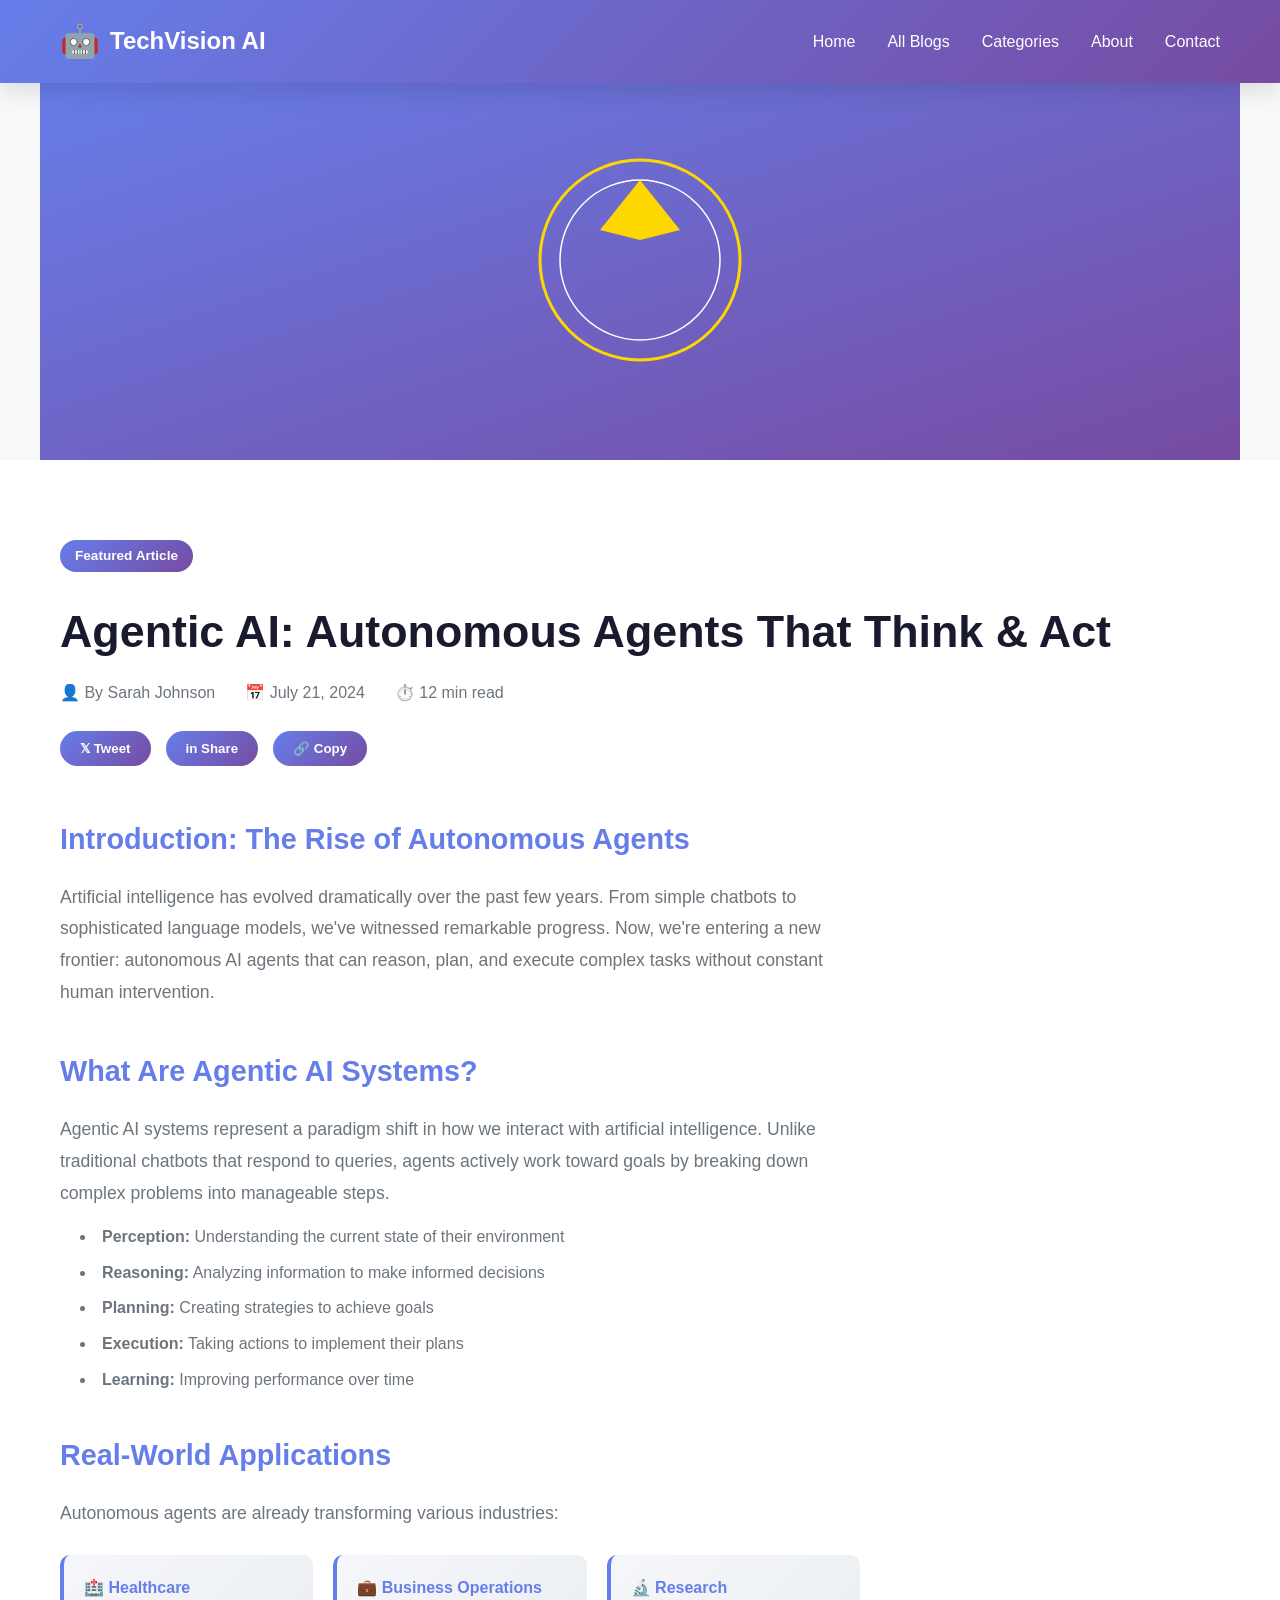
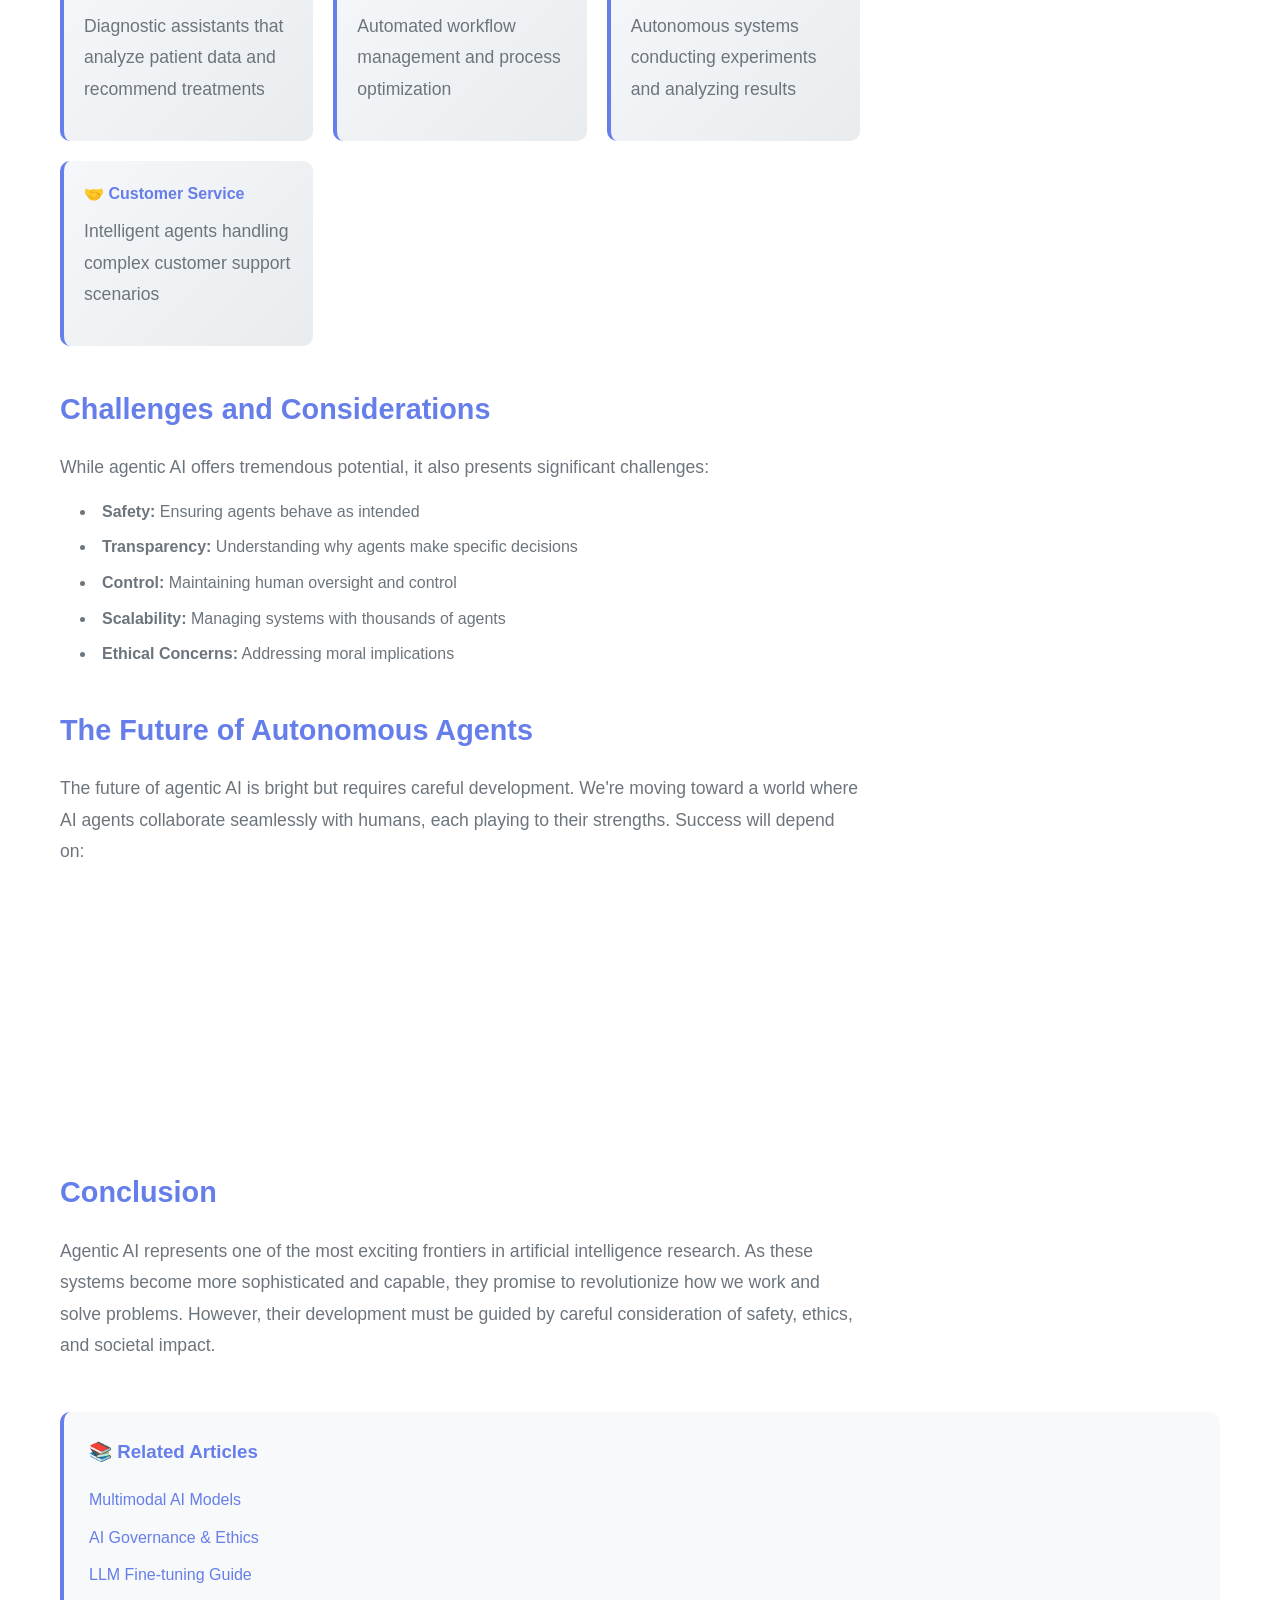
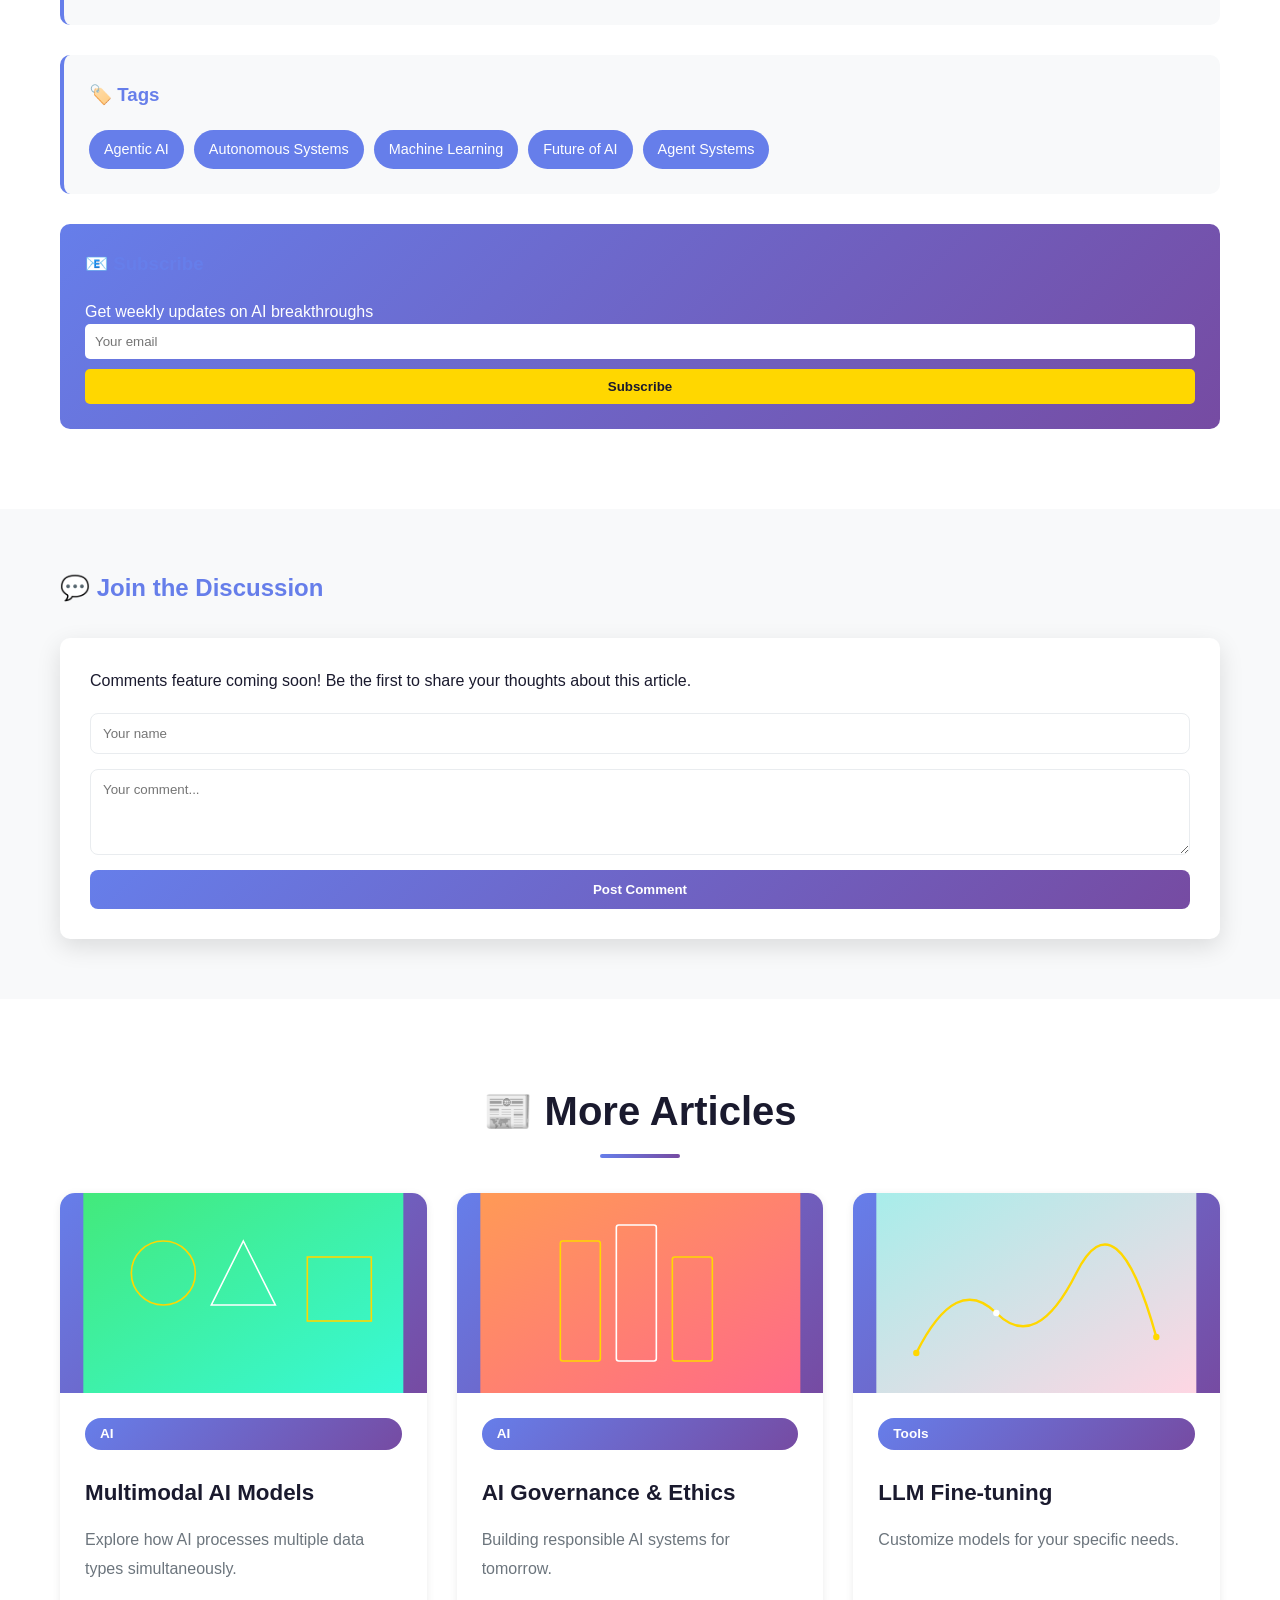
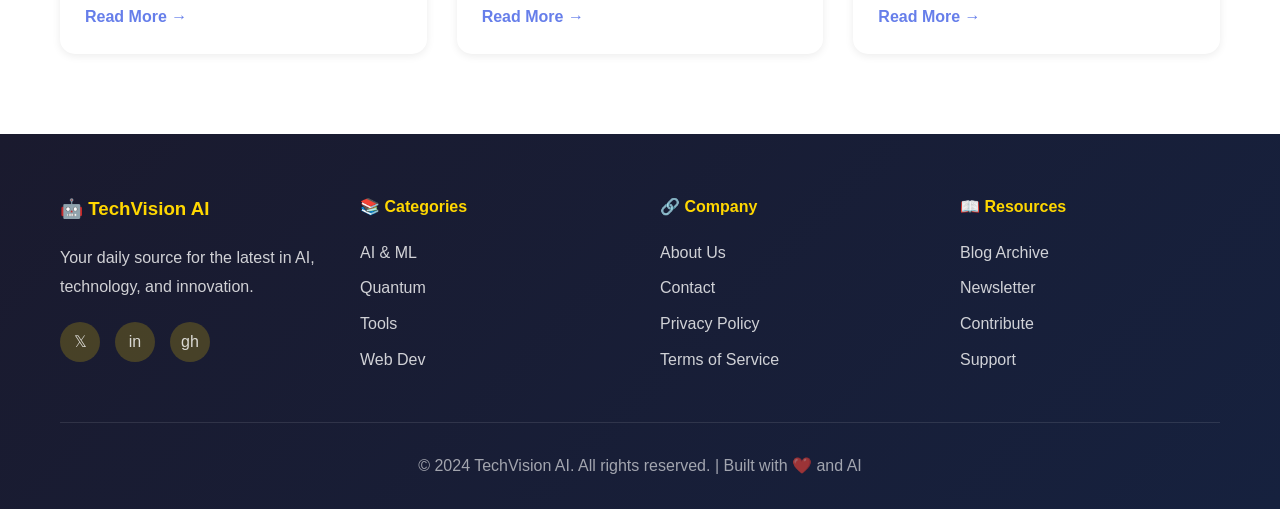
<file: blog-detail.html>
<!DOCTYPE html>
<html lang="en">
<head>
    <meta charset="UTF-8">
    <meta name="viewport" content="width=device-width, initial-scale=1.0">
    <title>Blog Article - TechVision AI</title>
    <link rel="stylesheet" href="Style.css">
</head>
<body>
    <!-- Navigation Bar -->
    <nav class="navbar">
        <div class="nav-container">
            <div class="logo">
                <span class="logo-icon">🤖</span>
                <span class="logo-text">TechVision AI</span>
            </div>
            <ul class="nav-menu">
                <li><a href="Index.html" class="nav-link">Home</a></li>
                <li><a href="blogs.html" class="nav-link">All Blogs</a></li>
                <li><a href="categories.html" class="nav-link">Categories</a></li>
                <li><a href="about.html" class="nav-link">About</a></li>
                <li><a href="#contact" class="nav-link">Contact</a></li>
            </ul>
            <div class="hamburger">
                <span></span>
                <span></span>
                <span></span>
            </div>
        </div>
    </nav>

    <!-- Blog Content -->
    <article class="blog-detail-page">
        <div class="blog-hero">
            <svg viewBox="0 0 1200 400" xmlns="http://www.w3.org/2000/svg">
                <defs>
                    <linearGradient id="blogGrad" x1="0%" y1="0%" x2="100%" y2="100%">
                        <stop offset="0%" style="stop-color:#667eea;stop-opacity:1" />
                        <stop offset="100%" style="stop-color:#764ba2;stop-opacity:1" />
                    </linearGradient>
                </defs>
                <rect width="1200" height="400" fill="url(#blogGrad)"/>
                <circle cx="600" cy="200" r="100" fill="none" stroke="#ffd700" stroke-width="3"/>
                <circle cx="600" cy="200" r="80" fill="none" stroke="#ffffff" stroke-width="1.5"/>
                <path d="M 600 120 L 640 170 L 600 180 L 560 170 Z" fill="#ffd700"/>
            </svg>
        </div>

        <div class="blog-detail-container">
            <div class="container">
                <header class="blog-header">
                    <span class="category-tag">Featured Article</span>
                    <h1 id="blogTitle">Agentic AI: Autonomous Agents That Think & Act</h1>
                    <div class="blog-meta-detail">
                        <span class="author">👤 By Sarah Johnson</span>
                        <span class="date">📅 July 21, 2024</span>
                        <span class="read-time">⏱️ 12 min read</span>
                    </div>
                    <div class="sharing-buttons">
                        <button class="share-btn" title="Share on Twitter">𝕏 Tweet</button>
                        <button class="share-btn" title="Share on LinkedIn">in Share</button>
                        <button class="share-btn" title="Copy Link">🔗 Copy</button>
                    </div>
                </header>

                <div class="blog-content-main">
                    <section>
                        <h2>Introduction: The Rise of Autonomous Agents</h2>
                        <p>Artificial intelligence has evolved dramatically over the past few years. From simple chatbots to sophisticated language models, we've witnessed remarkable progress. Now, we're entering a new frontier: autonomous AI agents that can reason, plan, and execute complex tasks without constant human intervention.</p>
                    </section>

                    <section>
                        <h2>What Are Agentic AI Systems?</h2>
                        <p>Agentic AI systems represent a paradigm shift in how we interact with artificial intelligence. Unlike traditional chatbots that respond to queries, agents actively work toward goals by breaking down complex problems into manageable steps.</p>
                        <ul class="content-list">
                            <li><strong>Perception:</strong> Understanding the current state of their environment</li>
                            <li><strong>Reasoning:</strong> Analyzing information to make informed decisions</li>
                            <li><strong>Planning:</strong> Creating strategies to achieve goals</li>
                            <li><strong>Execution:</strong> Taking actions to implement their plans</li>
                            <li><strong>Learning:</strong> Improving performance over time</li>
                        </ul>
                    </section>

                    <section>
                        <h2>Real-World Applications</h2>
                        <p>Autonomous agents are already transforming various industries:</p>
                        <div class="application-grid">
                            <div class="app-item">
                                <h4>🏥 Healthcare</h4>
                                <p>Diagnostic assistants that analyze patient data and recommend treatments</p>
                            </div>
                            <div class="app-item">
                                <h4>💼 Business Operations</h4>
                                <p>Automated workflow management and process optimization</p>
                            </div>
                            <div class="app-item">
                                <h4>🔬 Research</h4>
                                <p>Autonomous systems conducting experiments and analyzing results</p>
                            </div>
                            <div class="app-item">
                                <h4>🤝 Customer Service</h4>
                                <p>Intelligent agents handling complex customer support scenarios</p>
                            </div>
                        </div>
                    </section>

                    <section>
                        <h2>Challenges and Considerations</h2>
                        <p>While agentic AI offers tremendous potential, it also presents significant challenges:</p>
                        <ul class="content-list">
                            <li><strong>Safety:</strong> Ensuring agents behave as intended</li>
                            <li><strong>Transparency:</strong> Understanding why agents make specific decisions</li>
                            <li><strong>Control:</strong> Maintaining human oversight and control</li>
                            <li><strong>Scalability:</strong> Managing systems with thousands of agents</li>
                            <li><strong>Ethical Concerns:</strong> Addressing moral implications</li>
                        </ul>
                    </section>

                    <section>
                        <h2>The Future of Autonomous Agents</h2>
                        <p>The future of agentic AI is bright but requires careful development. We're moving toward a world where AI agents collaborate seamlessly with humans, each playing to their strengths. Success will depend on:</p>
                        <div class="highlight-box">
                            <p><strong>Responsible development:</strong> Building agents that align with human values and goals</p>
                            <p><strong>Robust testing:</strong> Thoroughly validating agent behavior in diverse scenarios</p>
                            <p><strong>Human collaboration:</strong> Creating effective partnerships between humans and AI</p>
                            <p><strong>Ethical frameworks:</strong> Establishing guidelines for autonomous agent deployment</p>
                        </div>
                    </section>

                    <section>
                        <h2>Conclusion</h2>
                        <p>Agentic AI represents one of the most exciting frontiers in artificial intelligence research. As these systems become more sophisticated and capable, they promise to revolutionize how we work and solve problems. However, their development must be guided by careful consideration of safety, ethics, and societal impact.</p>
                    </section>
                </div>

                <div class="blog-sidebar">
                    <div class="sidebar-widget">
                        <h3>📚 Related Articles</h3>
                        <ul class="related-list">
                            <li><a href="blog-detail.html?id=multimodal-ai">Multimodal AI Models</a></li>
                            <li><a href="blog-detail.html?id=ai-governance">AI Governance & Ethics</a></li>
                            <li><a href="blog-detail.html?id=llm-finetuning">LLM Fine-tuning Guide</a></li>
                        </ul>
                    </div>

                    <div class="sidebar-widget">
                        <h3>🏷️ Tags</h3>
                        <div class="tags-cloud">
                            <a href="#" class="tag">Agentic AI</a>
                            <a href="#" class="tag">Autonomous Systems</a>
                            <a href="#" class="tag">Machine Learning</a>
                            <a href="#" class="tag">Future of AI</a>
                            <a href="#" class="tag">Agent Systems</a>
                        </div>
                    </div>

                    <div class="sidebar-widget newsletter-widget">
                        <h3>📧 Subscribe</h3>
                        <p>Get weekly updates on AI breakthroughs</p>
                        <form class="sidebar-form">
                            <input type="email" placeholder="Your email" required>
                            <button type="submit">Subscribe</button>
                        </form>
                    </div>
                </div>
            </div>
        </div>
    </article>

    <!-- Comments Section -->
    <section class="comments-section">
        <div class="container">
            <h2>💬 Join the Discussion</h2>
            <div class="comments-box">
                <p>Comments feature coming soon! Be the first to share your thoughts about this article.</p>
                <form class="comment-form">
                    <input type="text" placeholder="Your name" required>
                    <textarea placeholder="Your comment..." rows="4" required></textarea>
                    <button type="submit" class="comment-btn">Post Comment</button>
                </form>
            </div>
        </div>
    </section>

    <!-- More Articles -->
    <section class="more-articles">
        <div class="container">
            <h2 class="section-title">📰 More Articles</h2>
            <div class="blog-grid">
                <article class="blog-card" data-category="ai">
                    <div class="blog-image-container">
                        <svg class="blog-image" viewBox="0 0 400 250" xmlns="http://www.w3.org/2000/svg">
                            <defs>
                                <linearGradient id="bgx1" x1="0%" y1="0%" x2="100%" y2="100%">
                                    <stop offset="0%" style="stop-color:#43e97b;stop-opacity:1" />
                                    <stop offset="100%" style="stop-color:#38f9d7;stop-opacity:1" />
                                </linearGradient>
                            </defs>
                            <rect width="400" height="250" fill="url(#bgx1)"/>
                            <circle cx="100" cy="100" r="40" fill="none" stroke="#ffd700" stroke-width="2"/>
                            <polygon points="200,60 240,140 160,140" fill="none" stroke="#ffffff" stroke-width="2"/>
                            <rect x="280" y="80" width="80" height="80" fill="none" stroke="#ffd700" stroke-width="2"/>
                        </svg>
                    </div>
                    <div class="blog-content">
                        <span class="category-tag">AI</span>
                        <h3>Multimodal AI Models</h3>
                        <p>Explore how AI processes multiple data types simultaneously.</p>
                        <a href="blog-detail.html?id=multimodal-ai" class="read-link">Read More →</a>
                    </div>
                </article>

                <article class="blog-card" data-category="ai">
                    <div class="blog-image-container">
                        <svg class="blog-image" viewBox="0 0 400 250" xmlns="http://www.w3.org/2000/svg">
                            <defs>
                                <linearGradient id="bgx2" x1="0%" y1="0%" x2="100%" y2="100%">
                                    <stop offset="0%" style="stop-color:#ff9a56;stop-opacity:1" />
                                    <stop offset="100%" style="stop-color:#ff6a88;stop-opacity:1" />
                                </linearGradient>
                            </defs>
                            <rect width="400" height="250" fill="url(#bgx2)"/>
                            <rect x="100" y="60" width="50" height="150" fill="none" stroke="#ffd700" stroke-width="2" rx="3"/>
                            <rect x="170" y="40" width="50" height="170" fill="none" stroke="#ffffff" stroke-width="2" rx="3"/>
                            <rect x="240" y="80" width="50" height="130" fill="none" stroke="#ffd700" stroke-width="2" rx="3"/>
                        </svg>
                    </div>
                    <div class="blog-content">
                        <span class="category-tag">AI</span>
                        <h3>AI Governance & Ethics</h3>
                        <p>Building responsible AI systems for tomorrow.</p>
                        <a href="blog-detail.html?id=ai-governance" class="read-link">Read More →</a>
                    </div>
                </article>

                <article class="blog-card" data-category="tools">
                    <div class="blog-image-container">
                        <svg class="blog-image" viewBox="0 0 400 250" xmlns="http://www.w3.org/2000/svg">
                            <defs>
                                <linearGradient id="bgx3" x1="0%" y1="0%" x2="100%" y2="100%">
                                    <stop offset="0%" style="stop-color:#a8edea;stop-opacity:1" />
                                    <stop offset="100%" style="stop-color:#fed6e3;stop-opacity:1" />
                                </linearGradient>
                            </defs>
                            <rect width="400" height="250" fill="url(#bgx3)"/>
                            <path d="M 50 200 Q 100 100 150 150 T 250 100 T 350 180" fill="none" stroke="#ffd700" stroke-width="3"/>
                            <circle cx="50" cy="200" r="4" fill="#ffd700"/>
                            <circle cx="150" cy="150" r="4" fill="#ffffff"/>
                            <circle cx="350" cy="180" r="4" fill="#ffd700"/>
                        </svg>
                    </div>
                    <div class="blog-content">
                        <span class="category-tag">Tools</span>
                        <h3>LLM Fine-tuning</h3>
                        <p>Customize models for your specific needs.</p>
                        <a href="blog-detail.html?id=llm-finetuning" class="read-link">Read More →</a>
                    </div>
                </article>
            </div>
        </div>
    </section>

    <!-- Footer -->
    <footer class="footer" id="contact">
        <div class="container">
            <div class="footer-grid">
                <div class="footer-section">
                    <h3>🤖 TechVision AI</h3>
                    <p>Your daily source for the latest in AI, technology, and innovation.</p>
                    <div class="social-links">
                        <a href="#" class="social-icon">𝕏</a>
                        <a href="#" class="social-icon">in</a>
                        <a href="#" class="social-icon">gh</a>
                    </div>
                </div>
                <div class="footer-section">
                    <h4>📚 Categories</h4>
                    <ul>
                        <li><a href="categories.html?cat=ai">AI & ML</a></li>
                        <li><a href="categories.html?cat=quantum">Quantum</a></li>
                        <li><a href="categories.html?cat=tools">Tools</a></li>
                        <li><a href="categories.html?cat=web">Web Dev</a></li>
                    </ul>
                </div>
                <div class="footer-section">
                    <h4>🔗 Company</h4>
                    <ul>
                        <li><a href="about.html">About Us</a></li>
                        <li><a href="#contact">Contact</a></li>
                        <li><a href="#">Privacy Policy</a></li>
                        <li><a href="#">Terms of Service</a></li>
                    </ul>
                </div>
                <div class="footer-section">
                    <h4>📖 Resources</h4>
                    <ul>
                        <li><a href="blogs.html">Blog Archive</a></li>
                        <li><a href="#newsletter">Newsletter</a></li>
                        <li><a href="#">Contribute</a></li>
                        <li><a href="#">Support</a></li>
                    </ul>
                </div>
            </div>
            <div class="footer-bottom">
                <p>&copy; 2024 TechVision AI. All rights reserved. | Built with ❤️ and AI</p>
            </div>
        </div>
    </footer>

    <script src="Script.js"></script>
    <style>
        .blog-detail-page {
            margin-top: 60px;
        }

        .blog-hero {
            height: 400px;
            overflow: hidden;
            animation: fadeInUp 0.8s ease-out;
        }

        .blog-hero svg {
            width: 100%;
            height: 100%;
        }

        .blog-detail-container {
            padding: 80px 20px;
            background: var(--bg-white);
        }

        .blog-header {
            margin-bottom: 50px;
            animation: fadeInUp 0.6s ease-out 0.2s both;
        }

        .blog-header h1 {
            font-size: 2.8rem;
            margin: 20px 0;
            line-height: 1.3;
            color: var(--text-dark);
        }

        .blog-meta-detail {
            display: flex;
            gap: 30px;
            color: var(--text-light);
            margin: 20px 0;
            flex-wrap: wrap;
        }

        .sharing-buttons {
            display: flex;
            gap: 15px;
            margin-top: 25px;
        }

        .share-btn {
            padding: 10px 20px;
            background: linear-gradient(135deg, var(--primary-color), var(--secondary-color));
            color: var(--bg-white);
            border: none;
            border-radius: 25px;
            cursor: pointer;
            font-weight: 600;
            transition: all 0.3s ease;
        }

        .share-btn:hover {
            transform: translateY(-2px);
            box-shadow: var(--shadow-md);
        }

        .blog-content-main {
            max-width: 800px;
            margin-bottom: 50px;
            animation: fadeInUp 0.6s ease-out 0.4s both;
        }

        .blog-content-main section {
            margin-bottom: 40px;
        }

        .blog-content-main h2 {
            font-size: 1.8rem;
            color: var(--primary-color);
            margin-bottom: 20px;
            margin-top: 30px;
        }

        .blog-content-main p {
            font-size: 1.1rem;
            line-height: 1.8;
            color: var(--text-light);
            margin-bottom: 15px;
        }

        .content-list {
            list-style-position: inside;
            color: var(--text-light);
            padding-left: 20px;
        }

        .content-list li {
            margin: 10px 0;
            line-height: 1.6;
        }

        .application-grid {
            display: grid;
            grid-template-columns: repeat(auto-fit, minmax(200px, 1fr));
            gap: 20px;
            margin: 25px 0;
        }

        .app-item {
            background: linear-gradient(135deg, #f5f7fa, #e9ecef);
            padding: 20px;
            border-radius: 10px;
            border-left: 4px solid var(--primary-color);
        }

        .app-item h4 {
            color: var(--primary-color);
            margin-bottom: 10px;
        }

        .highlight-box {
            background: linear-gradient(135deg, var(--primary-color) + 20%, var(--secondary-color) + 20%);
            color: var(--bg-white);
            padding: 30px;
            border-radius: 10px;
            margin: 25px 0;
        }

        .highlight-box p {
            color: var(--bg-white);
            margin: 10px 0;
        }

        .blog-sidebar {
            display: flex;
            flex-direction: column;
            gap: 30px;
            animation: fadeInUp 0.6s ease-out 0.4s both;
        }

        .sidebar-widget {
            background: var(--bg-light);
            padding: 25px;
            border-radius: 10px;
            border-left: 4px solid var(--primary-color);
        }

        .sidebar-widget h3 {
            color: var(--primary-color);
            margin-bottom: 20px;
        }

        .related-list {
            list-style: none;
        }

        .related-list li {
            margin-bottom: 12px;
        }

        .related-list a {
            color: var(--primary-color);
            text-decoration: none;
            transition: all 0.3s ease;
        }

        .related-list a:hover {
            color: var(--secondary-color);
            transform: translateX(5px);
        }

        .tags-cloud {
            display: flex;
            flex-wrap: wrap;
            gap: 10px;
        }

        .tag {
            display: inline-block;
            padding: 8px 15px;
            background: var(--primary-color);
            color: var(--bg-white);
            border-radius: 20px;
            text-decoration: none;
            font-size: 0.9rem;
            transition: all 0.3s ease;
        }

        .tag:hover {
            background: var(--secondary-color);
            transform: scale(1.05);
        }

        .newsletter-widget {
            background: linear-gradient(135deg, var(--primary-color), var(--secondary-color));
            color: var(--bg-white);
            border: none;
        }

        .newsletter-widget p {
            color: var(--bg-white);
        }

        .sidebar-form {
            display: flex;
            flex-direction: column;
            gap: 10px;
        }

        .sidebar-form input {
            padding: 10px;
            border: none;
            border-radius: 5px;
        }

        .sidebar-form button {
            padding: 10px;
            background: #ffd700;
            border: none;
            border-radius: 5px;
            cursor: pointer;
            font-weight: 600;
            color: var(--text-dark);
            transition: all 0.3s ease;
        }

        .sidebar-form button:hover {
            background: #ffed4e;
            transform: translateY(-2px);
        }

        .comments-section {
            padding: 60px 20px;
            background: var(--bg-light);
        }

        .comments-section h2 {
            color: var(--primary-color);
            margin-bottom: 30px;
        }

        .comments-box {
            background: var(--bg-white);
            padding: 30px;
            border-radius: 10px;
            box-shadow: var(--shadow-md);
        }

        .comment-form {
            display: flex;
            flex-direction: column;
            gap: 15px;
            margin-top: 20px;
        }

        .comment-form input,
        .comment-form textarea {
            padding: 12px;
            border: 1px solid var(--border-color);
            border-radius: 8px;
            font-family: inherit;
        }

        .comment-btn {
            padding: 12px 30px;
            background: linear-gradient(135deg, var(--primary-color), var(--secondary-color));
            color: var(--bg-white);
            border: none;
            border-radius: 8px;
            cursor: pointer;
            font-weight: 600;
            transition: all 0.3s ease;
        }

        .comment-btn:hover {
            transform: translateY(-2px);
            box-shadow: var(--shadow-md);
        }

        .more-articles {
            padding: 80px 20px;
            background: var(--bg-white);
        }

        @media (max-width: 768px) {
            .blog-header h1 {
                font-size: 2rem;
            }

            .blog-meta-detail {
                flex-direction: column;
                gap: 10px;
            }

            .blog-detail-page .container {
                display: block;
            }
        }
    </style>
</body>
</html>
</file>
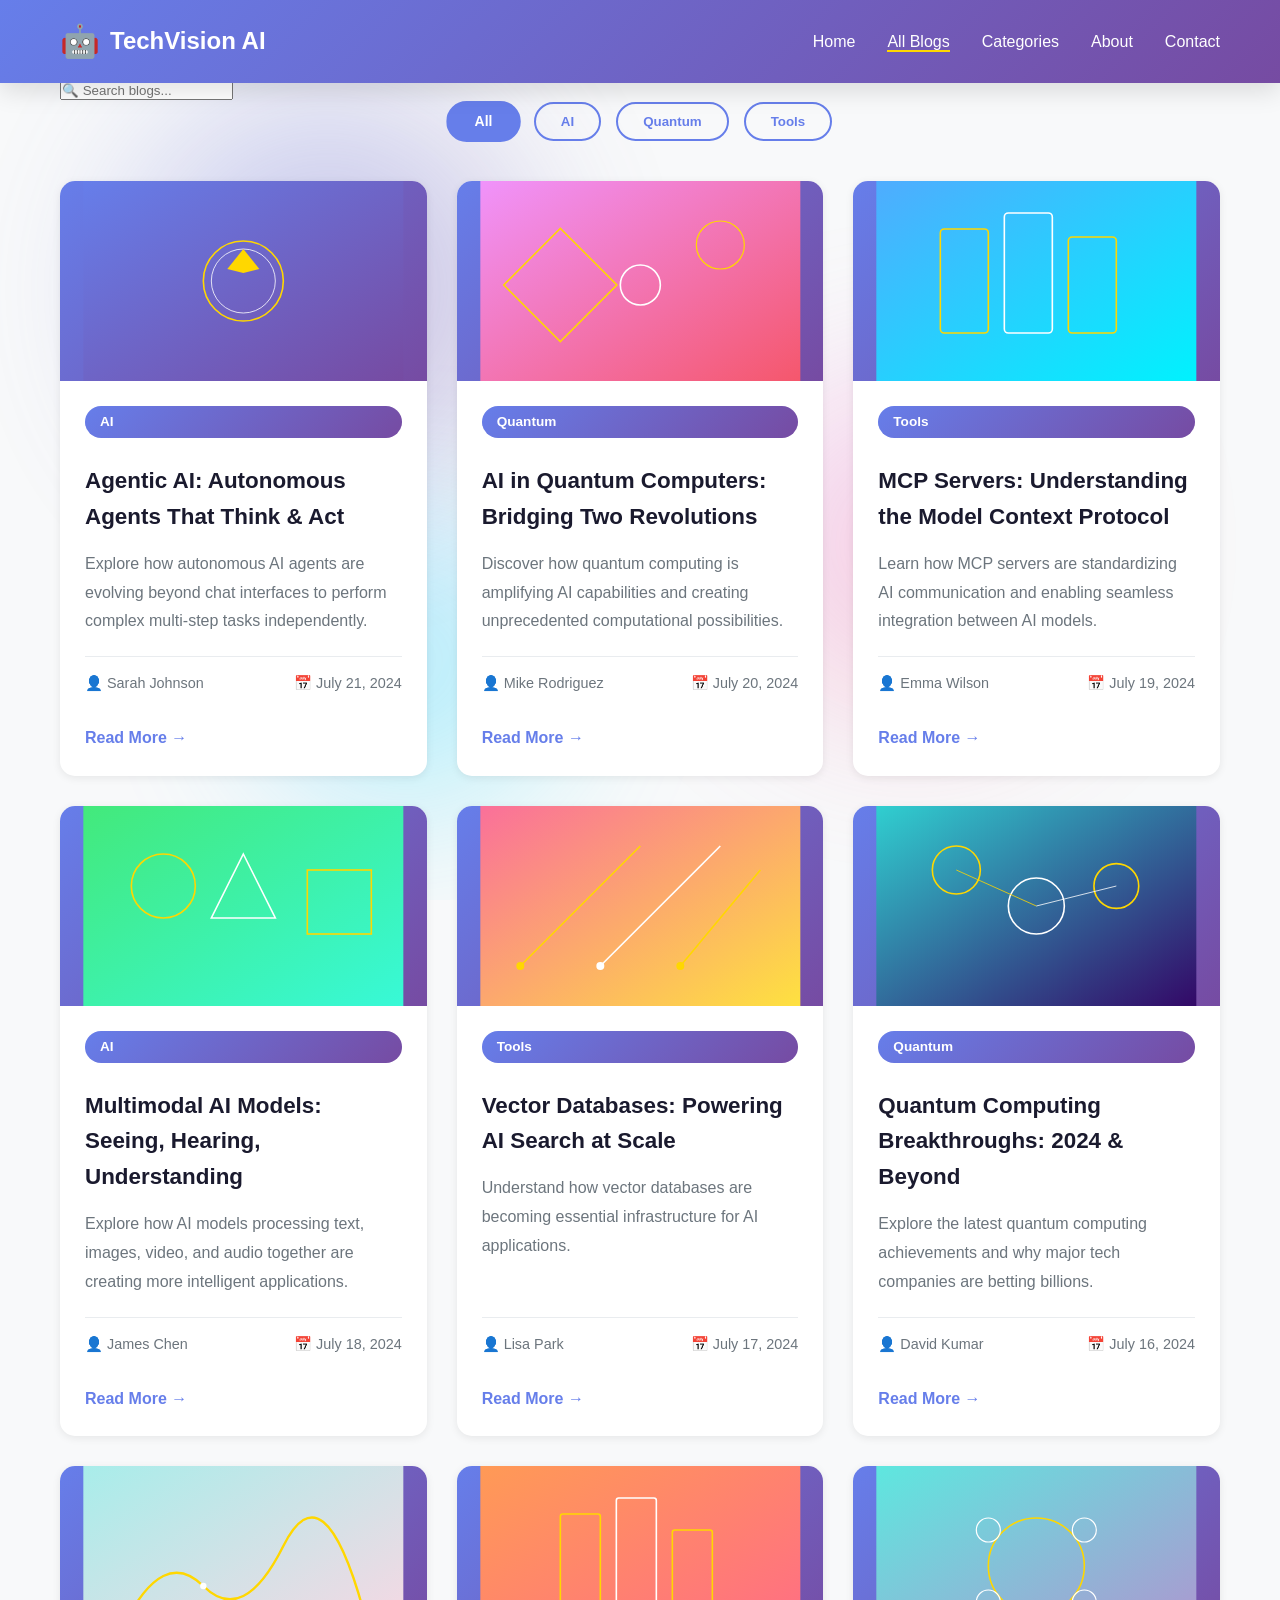
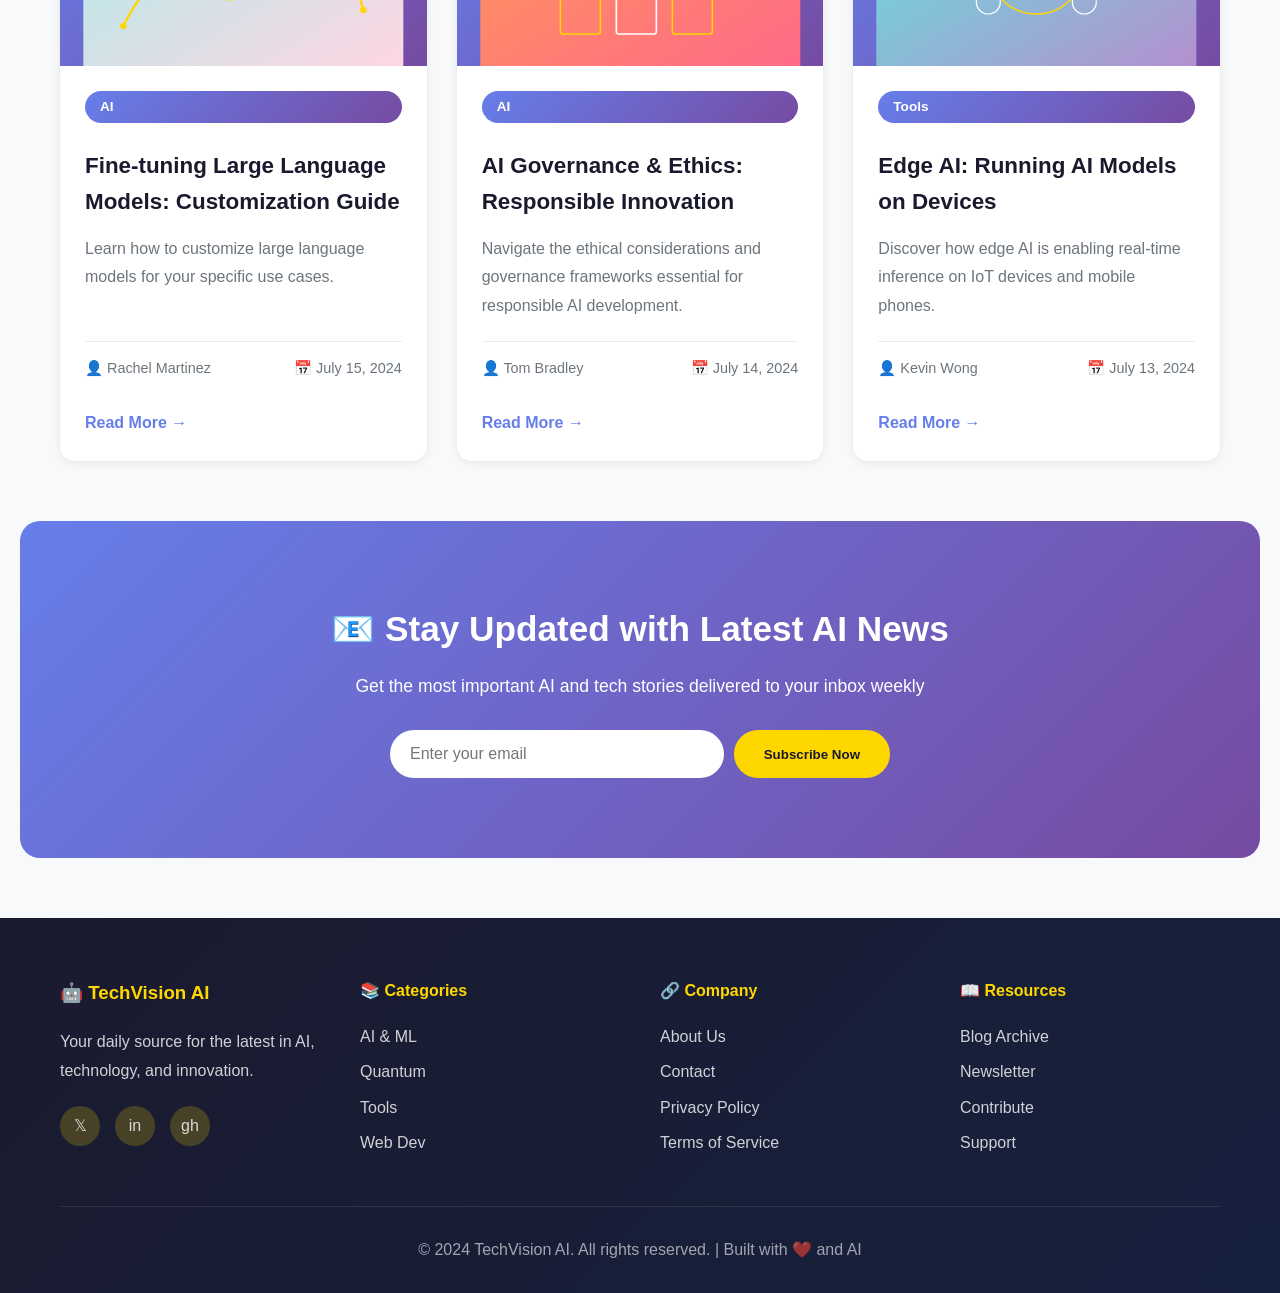
<file: blogs.html>
<!DOCTYPE html>
<html lang="en">
<head>
    <meta charset="UTF-8">
    <meta name="viewport" content="width=device-width, initial-scale=1.0">
    <title>All Blogs - TechVision AI</title>
    <link rel="stylesheet" href="Style.css">
</head>
<body>
    <!-- Navigation Bar -->
    <nav class="navbar">
        <div class="nav-container">
            <div class="logo">
                <span class="logo-icon">🤖</span>
                <span class="logo-text">TechVision AI</span>
            </div>
            <ul class="nav-menu">
                <li><a href="Index.html" class="nav-link">Home</a></li>
                <li><a href="blogs.html" class="nav-link active">All Blogs</a></li>
                <li><a href="categories.html" class="nav-link">Categories</a></li>
                <li><a href="about.html" class="nav-link">About</a></li>
                <li><a href="#contact" class="nav-link">Contact</a></li>
            </ul>
            <div class="hamburger">
                <span></span>
                <span></span>
                <span></span>
            </div>
        </div>
    </nav>

    <!-- Animated Background -->
    <div class="animated-bg">
        <div class="blob blob-1"></div>
        <div class="blob blob-2"></div>
        <div class="blob blob-3"></div>
    </div>

    <!-- Page Header -->
    <header class="page-header">
        <div class="container">
            <h1>📰 All Blog Articles</h1>
            <p>Explore our complete collection of AI, technology, and innovation articles</p>
        </div>
    </header>

    <!-- Blog Search & Filter -->
    <section class="blogs-section">
        <div class="container">
            <div class="search-filter">
                <input type="text" id="searchInput" placeholder="🔍 Search blogs..." class="search-box">
            </div>

            <div class="filter-buttons">
                <button class="filter-btn active" data-filter="all">All</button>
                <button class="filter-btn" data-filter="ai">AI</button>
                <button class="filter-btn" data-filter="quantum">Quantum</button>
                <button class="filter-btn" data-filter="tools">Tools</button>
            </div>

            <div class="blog-grid">
                <!-- Blog 1 -->
                <article class="blog-card" data-category="ai">
                    <div class="blog-image-container">
                        <svg class="blog-image" viewBox="0 0 400 250" xmlns="http://www.w3.org/2000/svg">
                            <defs>
                                <linearGradient id="bg1" x1="0%" y1="0%" x2="100%" y2="100%">
                                    <stop offset="0%" style="stop-color:#667eea;stop-opacity:1" />
                                    <stop offset="100%" style="stop-color:#764ba2;stop-opacity:1" />
                                </linearGradient>
                            </defs>
                            <rect width="400" height="250" fill="url(#bg1)"/>
                            <circle cx="200" cy="125" r="50" fill="none" stroke="#ffd700" stroke-width="2"/>
                            <circle cx="200" cy="125" r="40" fill="none" stroke="#ffffff" stroke-width="1"/>
                            <path d="M 200 85 L 220 110 L 200 115 L 180 110 Z" fill="#ffd700"/>
                        </svg>
                    </div>
                    <div class="blog-content">
                        <span class="category-tag">AI</span>
                        <h3>Agentic AI: Autonomous Agents That Think & Act</h3>
                        <p>Explore how autonomous AI agents are evolving beyond chat interfaces to perform complex multi-step tasks independently.</p>
                        <div class="blog-meta">
                            <span class="author">👤 Sarah Johnson</span>
                            <span class="date">📅 July 21, 2024</span>
                        </div>
                        <a href="blog-detail.html?id=agentic-ai" class="read-link">Read More →</a>
                    </div>
                </article>

                <!-- Blog 2 -->
                <article class="blog-card" data-category="quantum">
                    <div class="blog-image-container">
                        <svg class="blog-image" viewBox="0 0 400 250" xmlns="http://www.w3.org/2000/svg">
                            <defs>
                                <linearGradient id="bg2" x1="0%" y1="0%" x2="100%" y2="100%">
                                    <stop offset="0%" style="stop-color:#f093fb;stop-opacity:1" />
                                    <stop offset="100%" style="stop-color:#f5576c;stop-opacity:1" />
                                </linearGradient>
                            </defs>
                            <rect width="400" height="250" fill="url(#bg2)"/>
                            <rect x="50" y="80" width="100" height="100" fill="none" stroke="#ffd700" stroke-width="2" transform="rotate(45 100 130)"/>
                            <circle cx="200" cy="130" r="25" fill="none" stroke="#ffffff" stroke-width="2"/>
                            <circle cx="300" cy="80" r="30" fill="none" stroke="#ffd700" stroke-width="1.5"/>
                        </svg>
                    </div>
                    <div class="blog-content">
                        <span class="category-tag">Quantum</span>
                        <h3>AI in Quantum Computers: Bridging Two Revolutions</h3>
                        <p>Discover how quantum computing is amplifying AI capabilities and creating unprecedented computational possibilities.</p>
                        <div class="blog-meta">
                            <span class="author">👤 Mike Rodriguez</span>
                            <span class="date">📅 July 20, 2024</span>
                        </div>
                        <a href="blog-detail.html?id=quantum-ai" class="read-link">Read More →</a>
                    </div>
                </article>

                <!-- Blog 3 -->
                <article class="blog-card" data-category="tools">
                    <div class="blog-image-container">
                        <svg class="blog-image" viewBox="0 0 400 250" xmlns="http://www.w3.org/2000/svg">
                            <defs>
                                <linearGradient id="bg3" x1="0%" y1="0%" x2="100%" y2="100%">
                                    <stop offset="0%" style="stop-color:#4facfe;stop-opacity:1" />
                                    <stop offset="100%" style="stop-color:#00f2fe;stop-opacity:1" />
                                </linearGradient>
                            </defs>
                            <rect width="400" height="250" fill="url(#bg3)"/>
                            <rect x="80" y="60" width="60" height="130" fill="none" stroke="#ffd700" stroke-width="2" rx="5"/>
                            <rect x="160" y="40" width="60" height="150" fill="none" stroke="#ffffff" stroke-width="2" rx="5"/>
                            <rect x="240" y="70" width="60" height="120" fill="none" stroke="#ffd700" stroke-width="2" rx="5"/>
                        </svg>
                    </div>
                    <div class="blog-content">
                        <span class="category-tag">Tools</span>
                        <h3>MCP Servers: Understanding the Model Context Protocol</h3>
                        <p>Learn how MCP servers are standardizing AI communication and enabling seamless integration between AI models.</p>
                        <div class="blog-meta">
                            <span class="author">👤 Emma Wilson</span>
                            <span class="date">📅 July 19, 2024</span>
                        </div>
                        <a href="blog-detail.html?id=mcp-servers" class="read-link">Read More →</a>
                    </div>
                </article>

                <!-- Blog 4 -->
                <article class="blog-card" data-category="ai">
                    <div class="blog-image-container">
                        <svg class="blog-image" viewBox="0 0 400 250" xmlns="http://www.w3.org/2000/svg">
                            <defs>
                                <linearGradient id="bg4" x1="0%" y1="0%" x2="100%" y2="100%">
                                    <stop offset="0%" style="stop-color:#43e97b;stop-opacity:1" />
                                    <stop offset="100%" style="stop-color:#38f9d7;stop-opacity:1" />
                                </linearGradient>
                            </defs>
                            <rect width="400" height="250" fill="url(#bg4)"/>
                            <circle cx="100" cy="100" r="40" fill="none" stroke="#ffd700" stroke-width="2"/>
                            <polygon points="200,60 240,140 160,140" fill="none" stroke="#ffffff" stroke-width="2"/>
                            <rect x="280" y="80" width="80" height="80" fill="none" stroke="#ffd700" stroke-width="2"/>
                        </svg>
                    </div>
                    <div class="blog-content">
                        <span class="category-tag">AI</span>
                        <h3>Multimodal AI Models: Seeing, Hearing, Understanding</h3>
                        <p>Explore how AI models processing text, images, video, and audio together are creating more intelligent applications.</p>
                        <div class="blog-meta">
                            <span class="author">👤 James Chen</span>
                            <span class="date">📅 July 18, 2024</span>
                        </div>
                        <a href="blog-detail.html?id=multimodal-ai" class="read-link">Read More →</a>
                    </div>
                </article>

                <!-- Blog 5 -->
                <article class="blog-card" data-category="tools">
                    <div class="blog-image-container">
                        <svg class="blog-image" viewBox="0 0 400 250" xmlns="http://www.w3.org/2000/svg">
                            <defs>
                                <linearGradient id="bg5" x1="0%" y1="0%" x2="100%" y2="100%">
                                    <stop offset="0%" style="stop-color:#fa709a;stop-opacity:1" />
                                    <stop offset="100%" style="stop-color:#fee140;stop-opacity:1" />
                                </linearGradient>
                            </defs>
                            <rect width="400" height="250" fill="url(#bg5)"/>
                            <line x1="50" y1="200" x2="200" y2="50" stroke="#ffd700" stroke-width="2"/>
                            <line x1="150" y1="200" x2="300" y2="50" stroke="#ffffff" stroke-width="2"/>
                            <line x1="250" y1="200" x2="350" y2="80" stroke="#ffd700" stroke-width="2"/>
                            <circle cx="50" cy="200" r="5" fill="#ffd700"/>
                            <circle cx="150" cy="200" r="5" fill="#ffffff"/>
                            <circle cx="250" cy="200" r="5" fill="#ffd700"/>
                        </svg>
                    </div>
                    <div class="blog-content">
                        <span class="category-tag">Tools</span>
                        <h3>Vector Databases: Powering AI Search at Scale</h3>
                        <p>Understand how vector databases are becoming essential infrastructure for AI applications.</p>
                        <div class="blog-meta">
                            <span class="author">👤 Lisa Park</span>
                            <span class="date">📅 July 17, 2024</span>
                        </div>
                        <a href="blog-detail.html?id=vector-db" class="read-link">Read More →</a>
                    </div>
                </article>

                <!-- Blog 6 -->
                <article class="blog-card" data-category="quantum">
                    <div class="blog-image-container">
                        <svg class="blog-image" viewBox="0 0 400 250" xmlns="http://www.w3.org/2000/svg">
                            <defs>
                                <linearGradient id="bg6" x1="0%" y1="0%" x2="100%" y2="100%">
                                    <stop offset="0%" style="stop-color:#30cfd0;stop-opacity:1" />
                                    <stop offset="100%" style="stop-color:#330867;stop-opacity:1" />
                                </linearGradient>
                            </defs>
                            <rect width="400" height="250" fill="url(#bg6)"/>
                            <circle cx="100" cy="80" r="30" fill="none" stroke="#ffd700" stroke-width="2"/>
                            <circle cx="200" cy="125" r="35" fill="none" stroke="#ffffff" stroke-width="2"/>
                            <circle cx="300" cy="100" r="28" fill="none" stroke="#ffd700" stroke-width="2"/>
                            <line x1="100" y1="80" x2="200" y2="125" stroke="#ffd700" stroke-width="1"/>
                            <line x1="200" y1="125" x2="300" y2="100" stroke="#ffffff" stroke-width="1"/>
                        </svg>
                    </div>
                    <div class="blog-content">
                        <span class="category-tag">Quantum</span>
                        <h3>Quantum Computing Breakthroughs: 2024 & Beyond</h3>
                        <p>Explore the latest quantum computing achievements and why major tech companies are betting billions.</p>
                        <div class="blog-meta">
                            <span class="author">👤 David Kumar</span>
                            <span class="date">📅 July 16, 2024</span>
                        </div>
                        <a href="blog-detail.html?id=quantum-breakthrough" class="read-link">Read More →</a>
                    </div>
                </article>

                <!-- Blog 7 -->
                <article class="blog-card" data-category="ai">
                    <div class="blog-image-container">
                        <svg class="blog-image" viewBox="0 0 400 250" xmlns="http://www.w3.org/2000/svg">
                            <defs>
                                <linearGradient id="bg7" x1="0%" y1="0%" x2="100%" y2="100%">
                                    <stop offset="0%" style="stop-color:#a8edea;stop-opacity:1" />
                                    <stop offset="100%" style="stop-color:#fed6e3;stop-opacity:1" />
                                </linearGradient>
                            </defs>
                            <rect width="400" height="250" fill="url(#bg7)"/>
                            <path d="M 50 200 Q 100 100 150 150 T 250 100 T 350 180" fill="none" stroke="#ffd700" stroke-width="3"/>
                            <circle cx="50" cy="200" r="4" fill="#ffd700"/>
                            <circle cx="150" cy="150" r="4" fill="#ffffff"/>
                            <circle cx="350" cy="180" r="4" fill="#ffd700"/>
                        </svg>
                    </div>
                    <div class="blog-content">
                        <span class="category-tag">AI</span>
                        <h3>Fine-tuning Large Language Models: Customization Guide</h3>
                        <p>Learn how to customize large language models for your specific use cases.</p>
                        <div class="blog-meta">
                            <span class="author">👤 Rachel Martinez</span>
                            <span class="date">📅 July 15, 2024</span>
                        </div>
                        <a href="blog-detail.html?id=llm-finetuning" class="read-link">Read More →</a>
                    </div>
                </article>

                <!-- Blog 8 -->
                <article class="blog-card" data-category="ai">
                    <div class="blog-image-container">
                        <svg class="blog-image" viewBox="0 0 400 250" xmlns="http://www.w3.org/2000/svg">
                            <defs>
                                <linearGradient id="bg8" x1="0%" y1="0%" x2="100%" y2="100%">
                                    <stop offset="0%" style="stop-color:#ff9a56;stop-opacity:1" />
                                    <stop offset="100%" style="stop-color:#ff6a88;stop-opacity:1" />
                                </linearGradient>
                            </defs>
                            <rect width="400" height="250" fill="url(#bg8)"/>
                            <rect x="100" y="60" width="50" height="150" fill="none" stroke="#ffd700" stroke-width="2" rx="3"/>
                            <rect x="170" y="40" width="50" height="170" fill="none" stroke="#ffffff" stroke-width="2" rx="3"/>
                            <rect x="240" y="80" width="50" height="130" fill="none" stroke="#ffd700" stroke-width="2" rx="3"/>
                        </svg>
                    </div>
                    <div class="blog-content">
                        <span class="category-tag">AI</span>
                        <h3>AI Governance & Ethics: Responsible Innovation</h3>
                        <p>Navigate the ethical considerations and governance frameworks essential for responsible AI development.</p>
                        <div class="blog-meta">
                            <span class="author">👤 Tom Bradley</span>
                            <span class="date">📅 July 14, 2024</span>
                        </div>
                        <a href="blog-detail.html?id=ai-governance" class="read-link">Read More →</a>
                    </div>
                </article>

                <!-- Blog 9 -->
                <article class="blog-card" data-category="tools">
                    <div class="blog-image-container">
                        <svg class="blog-image" viewBox="0 0 400 250" xmlns="http://www.w3.org/2000/svg">
                            <defs>
                                <linearGradient id="bg9" x1="0%" y1="0%" x2="100%" y2="100%">
                                    <stop offset="0%" style="stop-color:#5ee7df;stop-opacity:1" />
                                    <stop offset="100%" style="stop-color:#b490cf;stop-opacity:1" />
                                </linearGradient>
                            </defs>
                            <rect width="400" height="250" fill="url(#bg9)"/>
                            <circle cx="200" cy="125" r="60" fill="none" stroke="#ffd700" stroke-width="2"/>
                            <circle cx="140" cy="80" r="15" fill="none" stroke="#ffffff" stroke-width="1.5"/>
                            <circle cx="260" cy="80" r="15" fill="none" stroke="#ffffff" stroke-width="1.5"/>
                            <circle cx="140" cy="170" r="15" fill="none" stroke="#ffffff" stroke-width="1.5"/>
                            <circle cx="260" cy="170" r="15" fill="none" stroke="#ffffff" stroke-width="1.5"/>
                        </svg>
                    </div>
                    <div class="blog-content">
                        <span class="category-tag">Tools</span>
                        <h3>Edge AI: Running AI Models on Devices</h3>
                        <p>Discover how edge AI is enabling real-time inference on IoT devices and mobile phones.</p>
                        <div class="blog-meta">
                            <span class="author">👤 Kevin Wong</span>
                            <span class="date">📅 July 13, 2024</span>
                        </div>
                        <a href="blog-detail.html?id=edge-ai" class="read-link">Read More →</a>
                    </div>
                </article>
            </div>
        </div>
    </section>

    <!-- Newsletter Section -->
    <section class="newsletter">
        <div class="container">
            <div class="newsletter-content">
                <h2>📧 Stay Updated with Latest AI News</h2>
                <p>Get the most important AI and tech stories delivered to your inbox weekly</p>
                <form class="newsletter-form">
                    <input type="email" placeholder="Enter your email" required>
                    <button type="submit" class="subscribe-btn">Subscribe Now</button>
                </form>
            </div>
        </div>
    </section>

    <!-- Footer -->
    <footer class="footer" id="contact">
        <div class="container">
            <div class="footer-grid">
                <div class="footer-section">
                    <h3>🤖 TechVision AI</h3>
                    <p>Your daily source for the latest in AI, technology, and innovation.</p>
                    <div class="social-links">
                        <a href="#" class="social-icon">𝕏</a>
                        <a href="#" class="social-icon">in</a>
                        <a href="#" class="social-icon">gh</a>
                    </div>
                </div>
                <div class="footer-section">
                    <h4>📚 Categories</h4>
                    <ul>
                        <li><a href="categories.html?cat=ai">AI & ML</a></li>
                        <li><a href="categories.html?cat=quantum">Quantum</a></li>
                        <li><a href="categories.html?cat=tools">Tools</a></li>
                        <li><a href="categories.html?cat=web">Web Dev</a></li>
                    </ul>
                </div>
                <div class="footer-section">
                    <h4>🔗 Company</h4>
                    <ul>
                        <li><a href="about.html">About Us</a></li>
                        <li><a href="#contact">Contact</a></li>
                        <li><a href="#">Privacy Policy</a></li>
                        <li><a href="#">Terms of Service</a></li>
                    </ul>
                </div>
                <div class="footer-section">
                    <h4>📖 Resources</h4>
                    <ul>
                        <li><a href="blogs.html">Blog Archive</a></li>
                        <li><a href="#newsletter">Newsletter</a></li>
                        <li><a href="#">Contribute</a></li>
                        <li><a href="#">Support</a></li>
                    </ul>
                </div>
            </div>
            <div class="footer-bottom">
                <p>&copy; 2024 TechVision AI. All rights reserved. | Built with ❤️ and AI</p>
            </div>
        </div>
    </footer>

    <script src="Script.js"></script>
    <script>
        // Search functionality
        document.getElementById('searchInput').addEventListener('input', function(e) {
            const searchTerm = e.target.value.toLowerCase();
            const blogCards = document.querySelectorAll('.blog-card');
            
            blogCards.forEach(card => {
                const title = card.querySelector('h3').textContent.toLowerCase();
                const description = card.querySelector('p').textContent.toLowerCase();
                
                if (title.includes(searchTerm) || description.includes(searchTerm)) {
                    card.style.display = 'flex';
                } else {
                    card.style.display = 'none';
                }
            });
        });
    </script>
</body>
</html>
</file>
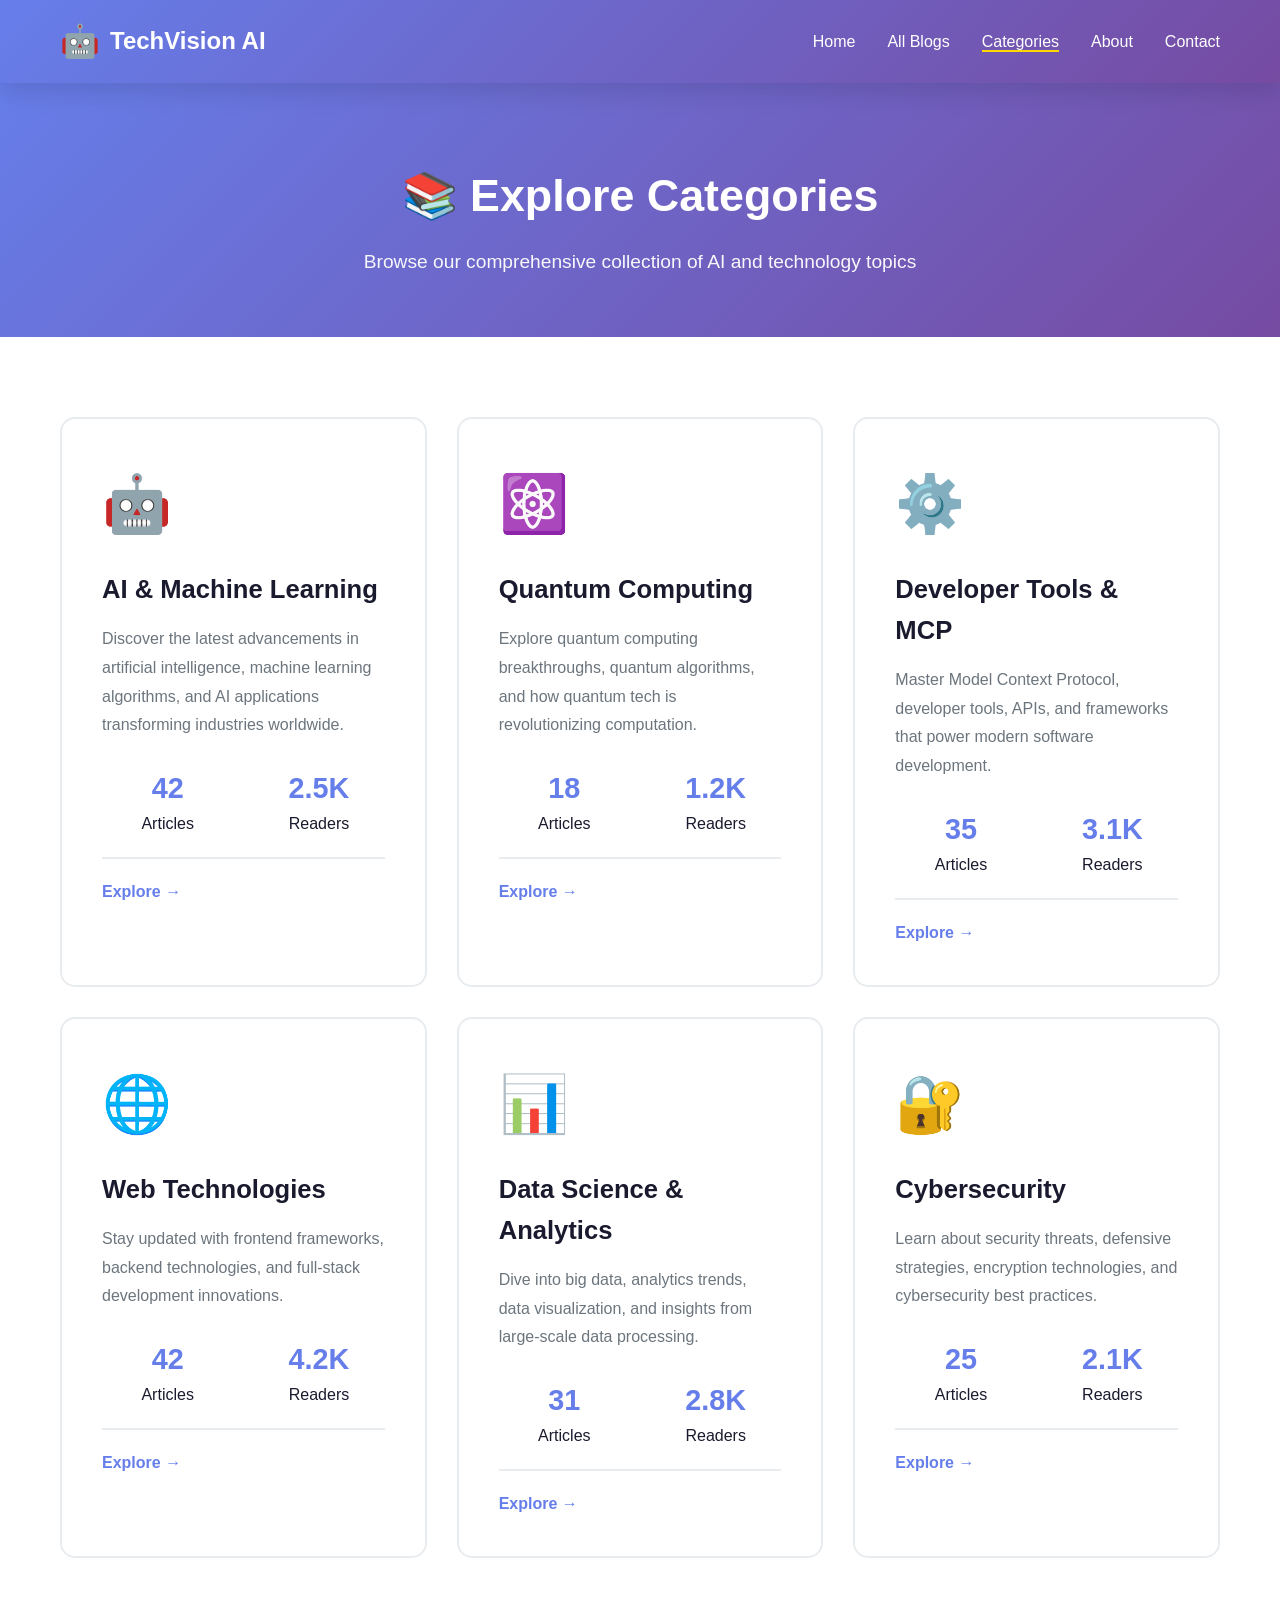
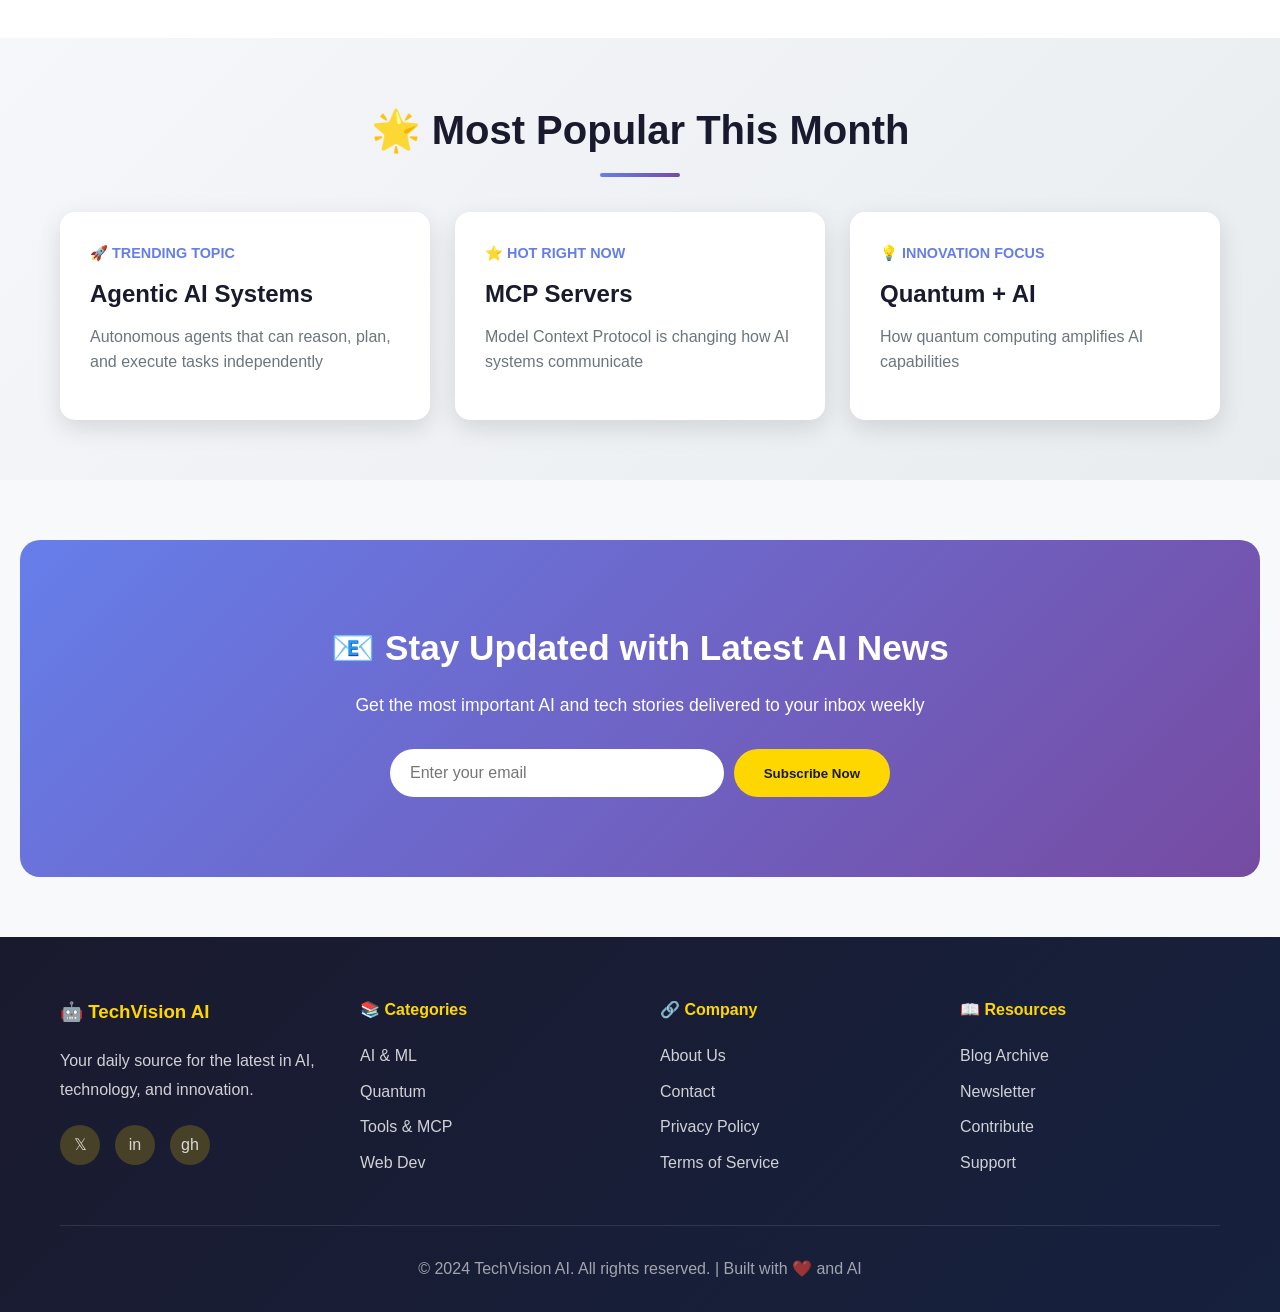
<file: categories.html>
<!DOCTYPE html>
<html lang="en">
<head>
    <meta charset="UTF-8">
    <meta name="viewport" content="width=device-width, initial-scale=1.0">
    <title>Categories - TechVision AI</title>
    <link rel="stylesheet" href="Style.css">
</head>
<body>
    <!-- Navigation Bar -->
    <nav class="navbar">
        <div class="nav-container">
            <div class="logo">
                <span class="logo-icon">🤖</span>
                <span class="logo-text">TechVision AI</span>
            </div>
            <ul class="nav-menu">
                <li><a href="Index.html" class="nav-link">Home</a></li>
                <li><a href="blogs.html" class="nav-link">All Blogs</a></li>
                <li><a href="categories.html" class="nav-link active">Categories</a></li>
                <li><a href="about.html" class="nav-link">About</a></li>
                <li><a href="#contact" class="nav-link">Contact</a></li>
            </ul>
            <div class="hamburger">
                <span></span>
                <span></span>
                <span></span>
            </div>
        </div>
    </nav>

    <!-- Animated Background -->
    <div class="animated-bg">
        <div class="blob blob-1"></div>
        <div class="blob blob-2"></div>
        <div class="blob blob-3"></div>
    </div>

    <!-- Page Header -->
    <header class="page-header">
        <div class="container">
            <h1>📚 Explore Categories</h1>
            <p>Browse our comprehensive collection of AI and technology topics</p>
        </div>
    </header>

    <!-- Categories Section -->
    <section class="categories-page">
        <div class="container">
            <div class="category-grid-extended">
                <div class="category-card-large">
                    <div class="category-icon">🤖</div>
                    <h3>AI & Machine Learning</h3>
                    <p>Discover the latest advancements in artificial intelligence, machine learning algorithms, and AI applications transforming industries worldwide.</p>
                    <div class="category-stats">
                        <span class="stat-item">
                            <strong>42</strong> Articles
                        </span>
                        <span class="stat-item">
                            <strong>2.5K</strong> Readers
                        </span>
                    </div>
                    <a href="blogs.html?filter=ai" class="category-link">Explore →</a>
                </div>

                <div class="category-card-large">
                    <div class="category-icon">⚛️</div>
                    <h3>Quantum Computing</h3>
                    <p>Explore quantum computing breakthroughs, quantum algorithms, and how quantum tech is revolutionizing computation.</p>
                    <div class="category-stats">
                        <span class="stat-item">
                            <strong>18</strong> Articles
                        </span>
                        <span class="stat-item">
                            <strong>1.2K</strong> Readers
                        </span>
                    </div>
                    <a href="blogs.html?filter=quantum" class="category-link">Explore →</a>
                </div>

                <div class="category-card-large">
                    <div class="category-icon">⚙️</div>
                    <h3>Developer Tools & MCP</h3>
                    <p>Master Model Context Protocol, developer tools, APIs, and frameworks that power modern software development.</p>
                    <div class="category-stats">
                        <span class="stat-item">
                            <strong>35</strong> Articles
                        </span>
                        <span class="stat-item">
                            <strong>3.1K</strong> Readers
                        </span>
                    </div>
                    <a href="blogs.html?filter=tools" class="category-link">Explore →</a>
                </div>

                <div class="category-card-large">
                    <div class="category-icon">🌐</div>
                    <h3>Web Technologies</h3>
                    <p>Stay updated with frontend frameworks, backend technologies, and full-stack development innovations.</p>
                    <div class="category-stats">
                        <span class="stat-item">
                            <strong>42</strong> Articles
                        </span>
                        <span class="stat-item">
                            <strong>4.2K</strong> Readers
                        </span>
                    </div>
                    <a href="blogs.html?filter=web" class="category-link">Explore →</a>
                </div>

                <div class="category-card-large">
                    <div class="category-icon">📊</div>
                    <h3>Data Science & Analytics</h3>
                    <p>Dive into big data, analytics trends, data visualization, and insights from large-scale data processing.</p>
                    <div class="category-stats">
                        <span class="stat-item">
                            <strong>31</strong> Articles
                        </span>
                        <span class="stat-item">
                            <strong>2.8K</strong> Readers
                        </span>
                    </div>
                    <a href="blogs.html?filter=data" class="category-link">Explore →</a>
                </div>

                <div class="category-card-large">
                    <div class="category-icon">🔐</div>
                    <h3>Cybersecurity</h3>
                    <p>Learn about security threats, defensive strategies, encryption technologies, and cybersecurity best practices.</p>
                    <div class="category-stats">
                        <span class="stat-item">
                            <strong>25</strong> Articles
                        </span>
                        <span class="stat-item">
                            <strong>2.1K</strong> Readers
                        </span>
                    </div>
                    <a href="blogs.html?filter=security" class="category-link">Explore →</a>
                </div>
            </div>
        </div>
    </section>

    <!-- Featured Categories Highlight -->
    <section class="featured-categories">
        <div class="container">
            <h2 class="section-title">🌟 Most Popular This Month</h2>
            <div class="highlighted-grid">
                <div class="highlight-card">
                    <h4>🚀 Trending Topic</h4>
                    <h3>Agentic AI Systems</h3>
                    <p>Autonomous agents that can reason, plan, and execute tasks independently</p>
                    <span class="trending-badge">↑ 145% growth</span>
                </div>
                <div class="highlight-card">
                    <h4>⭐ Hot Right Now</h4>
                    <h3>MCP Servers</h3>
                    <p>Model Context Protocol is changing how AI systems communicate</p>
                    <span class="trending-badge">↑ 89% growth</span>
                </div>
                <div class="highlight-card">
                    <h4>💡 Innovation Focus</h4>
                    <h3>Quantum + AI</h3>
                    <p>How quantum computing amplifies AI capabilities</p>
                    <span class="trending-badge">↑ 112% growth</span>
                </div>
            </div>
        </div>
    </section>

    <!-- Newsletter Section -->
    <section class="newsletter">
        <div class="container">
            <div class="newsletter-content">
                <h2>📧 Stay Updated with Latest AI News</h2>
                <p>Get the most important AI and tech stories delivered to your inbox weekly</p>
                <form class="newsletter-form">
                    <input type="email" placeholder="Enter your email" required>
                    <button type="submit" class="subscribe-btn">Subscribe Now</button>
                </form>
            </div>
        </div>
    </section>

    <!-- Footer -->
    <footer class="footer" id="contact">
        <div class="container">
            <div class="footer-grid">
                <div class="footer-section">
                    <h3>🤖 TechVision AI</h3>
                    <p>Your daily source for the latest in AI, technology, and innovation.</p>
                    <div class="social-links">
                        <a href="#" class="social-icon">𝕏</a>
                        <a href="#" class="social-icon">in</a>
                        <a href="#" class="social-icon">gh</a>
                    </div>
                </div>
                <div class="footer-section">
                    <h4>📚 Categories</h4>
                    <ul>
                        <li><a href="#ai">AI & ML</a></li>
                        <li><a href="#quantum">Quantum</a></li>
                        <li><a href="#tools">Tools & MCP</a></li>
                        <li><a href="#web">Web Dev</a></li>
                    </ul>
                </div>
                <div class="footer-section">
                    <h4>🔗 Company</h4>
                    <ul>
                        <li><a href="about.html">About Us</a></li>
                        <li><a href="#contact">Contact</a></li>
                        <li><a href="#">Privacy Policy</a></li>
                        <li><a href="#">Terms of Service</a></li>
                    </ul>
                </div>
                <div class="footer-section">
                    <h4>📖 Resources</h4>
                    <ul>
                        <li><a href="blogs.html">Blog Archive</a></li>
                        <li><a href="#newsletter">Newsletter</a></li>
                        <li><a href="#">Contribute</a></li>
                        <li><a href="#">Support</a></li>
                    </ul>
                </div>
            </div>
            <div class="footer-bottom">
                <p>&copy; 2024 TechVision AI. All rights reserved. | Built with ❤️ and AI</p>
            </div>
        </div>
    </footer>

    <script src="Script.js"></script>
    <style>
        .page-header {
            background: linear-gradient(135deg, var(--primary-color) 0%, var(--secondary-color) 100%);
            color: var(--bg-white);
            padding: 100px 20px 60px;
            text-align: center;
            margin-top: 60px;
            position: relative;
            z-index: 1;
        }

        .page-header h1 {
            font-size: 2.8rem;
            margin-bottom: 15px;
        }

        .page-header p {
            font-size: 1.2rem;
            opacity: 0.95;
        }

        .categories-page {
            padding: 80px 20px;
            background: var(--bg-white);
        }

        .category-grid-extended {
            display: grid;
            grid-template-columns: repeat(auto-fit, minmax(320px, 1fr));
            gap: 30px;
        }

        .category-card-large {
            background: var(--bg-white);
            border: 2px solid var(--border-color);
            padding: 40px;
            border-radius: 15px;
            transition: all 0.3s ease;
            animation: fadeInUp 0.6s ease-out;
        }

        .category-card-large:hover {
            transform: translateY(-10px);
            border-color: var(--primary-color);
            box-shadow: var(--shadow-lg);
        }

        .category-icon {
            font-size: 3.5rem;
            margin-bottom: 20px;
        }

        .category-card-large h3 {
            font-size: 1.6rem;
            margin-bottom: 15px;
            color: var(--text-dark);
        }

        .category-card-large p {
            color: var(--text-light);
            margin-bottom: 25px;
            line-height: 1.8;
        }

        .category-stats {
            display: flex;
            gap: 20px;
            margin-bottom: 20px;
            padding-bottom: 20px;
            border-bottom: 2px solid var(--border-color);
        }

        .stat-item {
            text-align: center;
            flex: 1;
        }

        .stat-item strong {
            display: block;
            font-size: 1.8rem;
            color: var(--primary-color);
        }

        .category-link {
            display: inline-block;
            color: var(--primary-color);
            text-decoration: none;
            font-weight: 600;
            transition: all 0.3s ease;
        }

        .category-link:hover {
            transform: translateX(5px);
            color: var(--secondary-color);
        }

        .featured-categories {
            padding: 60px 20px;
            background: linear-gradient(135deg, #f5f7fa 0%, #e9ecef 100%);
        }

        .highlighted-grid {
            display: grid;
            grid-template-columns: repeat(auto-fit, minmax(280px, 1fr));
            gap: 25px;
        }

        .highlight-card {
            background: var(--bg-white);
            padding: 30px;
            border-radius: 15px;
            box-shadow: var(--shadow-md);
            transition: all 0.3s ease;
            animation: fadeInUp 0.6s ease-out;
        }

        .highlight-card:hover {
            transform: translateY(-8px);
            box-shadow: var(--shadow-lg);
        }

        .highlight-card h4 {
            color: var(--primary-color);
            font-size: 0.9rem;
            text-transform: uppercase;
            margin-bottom: 10px;
        }

        .highlight-card h3 {
            font-size: 1.5rem;
            margin-bottom: 10px;
            color: var(--text-dark);
        }

        .highlight-card p {
            color: var(--text-light);
            margin-bottom: 15px;
        }

        .trending-badge {
            display: inline-block;
            background: linear-gradient(135deg, #43e97b 0%, #38f9d7 100%);
            color: var(--bg-white);
            padding: 8px 15px;
            border-radius: 20px;
            font-weight: 600;
            font-size: 0.9rem;
        }
    </style>
</body>
</html>
</file>
<file: Style.css>
/* ===================================
   GLOBAL STYLES & VARIABLES
   =================================== */

:root {
    --primary-color: #667eea;
    --secondary-color: #764ba2;
    --accent-color: #f093fb;
    --text-dark: #1a1a2e;
    --text-light: #6c757d;
    --bg-light: #f8f9fa;
    --bg-white: #ffffff;
    --border-color: #e9ecef;
    --shadow-sm: 0 2px 8px rgba(0, 0, 0, 0.08);
    --shadow-md: 0 8px 24px rgba(0, 0, 0, 0.12);
    --shadow-lg: 0 16px 48px rgba(0, 0, 0, 0.15);
}

* {
    margin: 0;
    padding: 0;
    box-sizing: border-box;
}

html {
    scroll-behavior: smooth;
}

body {
    font-family: 'Segoe UI', Tahoma, Geneva, Verdana, sans-serif;
    color: var(--text-dark);
    background-color: var(--bg-light);
    line-height: 1.6;
    overflow-x: hidden;
}

.container {
    max-width: 1200px;
    margin: 0 auto;
    padding: 0 20px;
}

/* ===================================
   NAVIGATION BAR
   =================================== */

.navbar {
    background: linear-gradient(135deg, var(--primary-color) 0%, var(--secondary-color) 100%);
    padding: 1rem 0;
    position: fixed;
    width: 100%;
    top: 0;
    z-index: 1000;
    box-shadow: var(--shadow-md);
    animation: slideDown 0.5s ease-out;
}

@keyframes slideDown {
    from {
        transform: translateY(-100%);
        opacity: 0;
    }
    to {
        transform: translateY(0);
        opacity: 1;
    }
}

.nav-container {
    max-width: 1200px;
    margin: 0 auto;
    padding: 0 20px;
    display: flex;
    justify-content: space-between;
    align-items: center;
}

.logo {
    display: flex;
    align-items: center;
    gap: 10px;
    color: var(--bg-white);
    font-size: 1.5rem;
    font-weight: bold;
}

.logo-icon {
    font-size: 2rem;
    animation: float 3s ease-in-out infinite;
}

.nav-menu {
    display: flex;
    list-style: none;
    gap: 2rem;
}

.nav-link {
    color: var(--bg-white);
    text-decoration: none;
    font-weight: 500;
    transition: all 0.3s ease;
    position: relative;
}

.nav-link.active {
    border-bottom: 2px solid #ffd700;
}
    font-weight: 500;
    transition: all 0.3s ease;
    position: relative;
}

.nav-link:hover {
    color: #ffd700;
}

.nav-link::after {
    content: '';
    position: absolute;
    bottom: -5px;
    left: 0;
    width: 0;
    height: 2px;
    background: #ffd700;
    transition: width 0.3s ease;
}

.nav-link:hover::after {
    width: 100%;
}

.hamburger {
    display: none;
    flex-direction: column;
    cursor: pointer;
}

.hamburger span {
    width: 25px;
    height: 3px;
    background: var(--bg-white);
    margin: 5px 0;
    border-radius: 3px;
    transition: 0.3s;
}

/* ===================================
   HERO SECTION
   =================================== */

.animated-bg {
    position: fixed;
    top: 0;
    left: 0;
    width: 100%;
    height: 100%;
    z-index: -1;
    pointer-events: none;
    overflow: hidden;
}

.blob {
    position: absolute;
    filter: blur(80px);
    opacity: 0.3;
    border-radius: 50%;
    animation: blobMove 8s ease-in-out infinite;
}

.blob-1 {
    width: 400px;
    height: 400px;
    background: linear-gradient(135deg, #667eea, #764ba2);
    top: 10%;
    left: 10%;
    animation-delay: 0s;
}

.blob-2 {
    width: 350px;
    height: 350px;
    background: linear-gradient(135deg, #f093fb, #f5576c);
    bottom: 20%;
    right: 15%;
    animation-delay: 2s;
}

.blob-3 {
    width: 300px;
    height: 300px;
    background: linear-gradient(135deg, #4facfe, #00f2fe);
    bottom: 10%;
    left: 20%;
    animation-delay: 4s;
}

@keyframes blobMove {
    0%, 100% {
        transform: translate(0, 0) scale(1);
    }
    25% {
        transform: translate(30px, -50px) scale(1.1);
    }
    50% {
        transform: translate(-20px, 20px) scale(0.9);
    }
    75% {
        transform: translate(50px, 50px) scale(1.05);
    }
}

.hero {
    margin-top: 60px;
    background: linear-gradient(135deg, #667eea 0%, #764ba2 100%);
    color: var(--bg-white);
    padding: 80px 20px;
    min-height: 600px;
    display: flex;
    align-items: center;
    position: relative;
    overflow: hidden;
}

.hero::before {
    content: '';
    position: absolute;
    top: -50%;
    right: -10%;
    width: 500px;
    height: 500px;
    background: radial-gradient(circle, rgba(255,255,255,0.1) 0%, transparent 70%);
    border-radius: 50%;
    animation: float 15s ease-in-out infinite;
}

.hero::after {
    content: '';
    position: absolute;
    bottom: -50%;
    left: -10%;
    width: 400px;
    height: 400px;
    background: radial-gradient(circle, rgba(255,255,255,0.1) 0%, transparent 70%);
    border-radius: 50%;
    animation: float 20s ease-in-out infinite reverse;
}

.hero-content {
    max-width: 1200px;
    margin: 0 auto;
    padding: 0 20px;
    display: grid;
    grid-template-columns: 1.05fr 0.95fr;
    gap: 60px;
    align-items: center;
    position: relative;
    z-index: 1;
}

.hero-text {
    animation: slideInLeft 0.8s ease-out;
}

.hero-title {
    font-size: 3.5rem;
    font-weight: 800;
    margin-bottom: 20px;
    line-height: 1.2;
}

.hero-subtitle {
    font-size: 1.3rem;
    margin-bottom: 30px;
    opacity: 0.95;
}

.cta-buttons {
    display: flex;
    gap: 20px;
    flex-wrap: wrap;
}

.cta-button {
    border: none;
    padding: 15px 40px;
    font-size: 1.1rem;
    font-weight: 600;
    border-radius: 50px;
    cursor: pointer;
    transition: all 0.3s ease;
    box-shadow: 0 4px 15px rgba(255, 215, 0, 0.4);
    animation: slideInLeft 0.8s ease-out 0.4s both;
}

.cta-button.primary {
    background: #ffd700;
    color: var(--text-dark);
}

.cta-button.primary:hover {
    transform: translateY(-3px);
    box-shadow: 0 6px 20px rgba(255, 215, 0, 0.6);
    background: #ffed4e;
}

.cta-button.secondary {
    background: transparent;
    color: var(--bg-white);
    border: 2px solid var(--bg-white);
}

.cta-button.secondary:hover {
    background: var(--bg-white);
    color: var(--primary-color);
    transform: translateY(-3px);
}

.hero-dashboard {
    position: relative;
    animation: slideInRight 0.8s ease-out;
}

.dashboard-card {
    background: linear-gradient(135deg, rgba(255,255,255,0.2), rgba(255,255,255,0.08));
    border: 1px solid rgba(255, 255, 255, 0.28);
    backdrop-filter: blur(18px);
    border-radius: 28px;
    padding: 24px;
    box-shadow: 0 25px 60px rgba(0, 0, 0, 0.25);
    position: relative;
    overflow: hidden;
}

.dashboard-card::before {
    content: '';
    position: absolute;
    inset: -2px;
    background: linear-gradient(120deg, rgba(255,215,0,0.35), rgba(102,126,234,0.2), rgba(240,147,251,0.35));
    border-radius: 28px;
    z-index: -1;
    filter: blur(10px);
}

.dashboard-top {
    display: flex;
    justify-content: space-between;
    align-items: flex-start;
    margin-bottom: 20px;
}

.dashboard-label {
    font-size: 0.8rem;
    text-transform: uppercase;
    letter-spacing: 0.2em;
    opacity: 0.8;
    margin-bottom: 6px;
}

.dashboard-title {
    font-size: 1.15rem;
    font-weight: 700;
}

.dashboard-chip {
    display: inline-block;
    background: rgba(255, 255, 255, 0.18);
    color: var(--bg-white);
    padding: 8px 12px;
    border-radius: 999px;
    font-size: 0.85rem;
    font-weight: 600;
}

.dashboard-chip-gold {
    background: #ffd700;
    color: var(--text-dark);
}

.dashboard-overview {
    display: grid;
    grid-template-columns: 1.1fr 0.9fr 0.9fr;
    gap: 12px;
    margin-bottom: 16px;
}

.overview-panel {
    background: rgba(255, 255, 255, 0.12);
    border-radius: 14px;
    padding: 12px;
    border: 1px solid rgba(255,255,255,0.14);
}

.overview-panel-main {
    background: linear-gradient(135deg, rgba(255,215,0,0.25), rgba(255,255,255,0.12));
}

.overview-title {
    display: block;
    font-size: 0.78rem;
    text-transform: uppercase;
    letter-spacing: 0.08em;
    opacity: 0.85;
    margin-bottom: 8px;
}

.overview-panel strong {
    display: block;
    font-size: 1.3rem;
    margin-bottom: 4px;
}

.overview-panel small {
    color: #e6f4ff;
    font-size: 0.75rem;
}

.dashboard-chart {
    background: linear-gradient(135deg, rgba(8, 15, 35, 0.45), rgba(27, 39, 76, 0.25));
    border-radius: 18px;
    padding: 16px;
    margin-bottom: 16px;
    border: 1px solid rgba(255,255,255,0.12);
}

.chart-bars {
    height: 140px;
    display: flex;
    align-items: flex-end;
    justify-content: space-between;
    gap: 10px;
}

.chart-bars span {
    flex: 1;
    border-radius: 999px 999px 6px 6px;
    background: linear-gradient(180deg, #ffd700 0%, #4facfe 100%);
    min-height: 30px;
    box-shadow: inset 0 -4px 10px rgba(255,255,255,0.2);
    animation: riseBars 1.2s ease-in-out both;
}

.chart-bars span:nth-child(2) { animation-delay: 0.1s; }
.chart-bars span:nth-child(3) { animation-delay: 0.2s; }
.chart-bars span:nth-child(4) { animation-delay: 0.3s; }
.chart-bars span:nth-child(5) { animation-delay: 0.4s; }
.chart-bars span:nth-child(6) { animation-delay: 0.5s; }

@keyframes riseBars {
    from { transform: scaleY(0.2); transform-origin: bottom; opacity: 0.6; }
    to { transform: scaleY(1); transform-origin: bottom; opacity: 1; }
}

.dashboard-status-grid {
    display: grid;
    grid-template-columns: repeat(3, 1fr);
    gap: 10px;
}

.status-box {
    background: rgba(255, 255, 255, 0.12);
    border-radius: 12px;
    padding: 12px;
    text-align: center;
    transition: transform 0.3s ease;
}

.status-box:hover {
    transform: scale(1.03);
    background: rgba(255, 255, 255, 0.18);
}

.status-box span {
    display: block;
    font-size: 0.8rem;
    opacity: 0.8;
    margin-bottom: 6px;
}

.status-box b {
    color: #ffd700;
    font-size: 0.95rem;
}

.hero-badge {
    display: inline-block;
    background: rgba(255,255,255,0.16);
    padding: 8px 14px;
    border-radius: 999px;
    margin-bottom: 16px;
    font-size: 0.9rem;
    letter-spacing: 0.08em;
    text-transform: uppercase;
    font-weight: 700;
}

.hero-highlights {
    display: flex;
    flex-wrap: wrap;
    gap: 12px;
    margin-top: 18px;
}

.hero-highlights span {
    background: rgba(255,255,255,0.14);
    padding: 8px 12px;
    border-radius: 999px;
    font-size: 0.92rem;
}

.feature-card {
    background: linear-gradient(135deg, rgba(255,255,255,0.95), rgba(245,247,255,0.9));
    border: 1px solid rgba(102,126,234,0.12);
    padding: 20px;
    border-radius: 18px;
    box-shadow: 0 12px 30px rgba(0,0,0,0.07);
}

.feature-card h3 {
    color: #4c1d95;
    margin-bottom: 10px;
}

.feature-card p {
    color: #4b5563;
    margin: 0;
}

/* ===================================
   TRENDING SECTION
   =================================== */

.trending-section {
    padding: 60px 20px;
    background: var(--bg-white);
}

.trending-slider {
    display: grid;
    grid-template-columns: repeat(auto-fit, minmax(280px, 1fr));
    gap: 30px;
    margin-bottom: 30px;
}

.trending-card {
    background: var(--bg-white);
    border-radius: 15px;
    overflow: hidden;
    box-shadow: var(--shadow-md);
    transition: all 0.3s ease;
    cursor: pointer;
    animation: fadeInUp 0.6s ease-out;
}

.trending-card:hover {
    transform: translateY(-10px);
    box-shadow: var(--shadow-lg);
}

.trending-image {
    height: 150px;
    position: relative;
    display: flex;
    align-items: center;
    justify-content: center;
    overflow: hidden;
}

.trending-badge {
    position: absolute;
    top: 10px;
    left: 10px;
    background: #ffd700;
    color: var(--text-dark);
    padding: 5px 12px;
    border-radius: 20px;
    font-size: 0.8rem;
    font-weight: bold;
    animation: pulse 2s ease-in-out infinite;
}

.trending-card h3 {
    padding: 15px;
    font-size: 1.2rem;
    color: var(--text-dark);
    margin: 0;
}

.trending-card p {
    padding: 0 15px 15px;
    color: var(--text-light);
    font-size: 0.95rem;
    margin: 0;
}

/* ===================================
   FEATURED BLOG SECTION
   =================================== */

.featured-section {
    padding: 60px 20px;
    background: var(--bg-white);
}

.featured-blog {
    display: grid;
    grid-template-columns: 1fr 1fr;
    gap: 40px;
    background: linear-gradient(135deg, #f5f7fa 0%, #c3cfe2 100%);
    padding: 40px;
    border-radius: 20px;
    box-shadow: var(--shadow-lg);
    animation: fadeInUp 0.8s ease-out;
}

.featured-image {
    background: linear-gradient(135deg, #667eea 0%, #764ba2 100%);
    border-radius: 15px;
    position: relative;
    min-height: 300px;
    display: flex;
    align-items: center;
    justify-content: center;
    overflow: hidden;
}

.featured-image svg {
    width: 100%;
    height: 100%;
}

.featured-badge {
    position: absolute;
    top: 20px;
    left: 20px;
    background: #ffd700;
    color: var(--text-dark);
    padding: 8px 16px;
    border-radius: 50px;
    font-weight: bold;
    font-size: 0.9rem;
    animation: pulse 2s ease-in-out infinite;
}

.featured-content h3 {
    font-size: 2rem;
    margin-bottom: 15px;
    color: var(--text-dark);
}

.featured-content p {
    font-size: 1.1rem;
    color: var(--text-light);
    margin-bottom: 20px;
    line-height: 1.8;
}

.read-more {
    display: inline-block;
    color: var(--primary-color);
    text-decoration: none;
    font-weight: 600;
    transition: all 0.3s ease;
}

.read-more:hover {
    transform: translateX(5px);
    color: var(--secondary-color);
}

/* ===================================
   CATEGORIES SECTION
   =================================== */

.categories {
    padding: 80px 20px;
    background: linear-gradient(135deg, #f8f9fa 0%, #e9ecef 100%);
}

.category-grid {
    display: grid;
    grid-template-columns: repeat(auto-fit, minmax(300px, 1fr));
    gap: 30px;
}

.category-card {
    background: var(--bg-white);
    padding: 40px 30px;
    border-radius: 15px;
    text-align: center;
    box-shadow: var(--shadow-sm);
    transition: all 0.3s ease;
    animation: fadeInUp 0.6s ease-out;
}

.category-card:hover {
    transform: translateY(-10px);
    box-shadow: var(--shadow-lg);
    background: linear-gradient(135deg, #667eea 0%, #764ba2 100%);
    color: var(--bg-white);
}

.category-icon {
    font-size: 3rem;
    margin-bottom: 15px;
    display: inline-block;
    animation: bounce 2s ease-in-out infinite;
}

.category-card h3 {
    font-size: 1.5rem;
    margin-bottom: 10px;
}

.category-card p {
    color: var(--text-light);
    margin-bottom: 15px;
}

.category-card:hover p {
    color: rgba(255, 255, 255, 0.9);
}

.count {
    display: inline-block;
    background: rgba(102, 126, 234, 0.1);
    padding: 5px 15px;
    border-radius: 20px;
    font-weight: 600;
    color: var(--primary-color);
}

.category-card:hover .count {
    background: rgba(255, 255, 255, 0.2);
    color: var(--bg-white);
}

/* ===================================
   SECTION TITLE
   =================================== */

.section-title {
    font-size: 2.5rem;
    text-align: center;
    margin-bottom: 50px;
    color: var(--text-dark);
    position: relative;
    animation: fadeInUp 0.6s ease-out;
}

.section-title::after {
    content: '';
    position: absolute;
    bottom: -15px;
    left: 50%;
    transform: translateX(-50%);
    width: 80px;
    height: 4px;
    background: linear-gradient(90deg, var(--primary-color), var(--secondary-color));
    border-radius: 2px;
}

/* ===================================
   BLOG POSTS SECTION
   =================================== */

.blogs {
    padding: 80px 20px;
    background: var(--bg-white);
}

.filter-buttons {
    display: flex;
    justify-content: center;
    gap: 15px;
    margin-bottom: 40px;
    flex-wrap: wrap;
    animation: fadeInUp 0.6s ease-out;
}

.filter-btn {
    padding: 10px 25px;
    border: 2px solid var(--primary-color);
    background: transparent;
    color: var(--primary-color);
    border-radius: 25px;
    cursor: pointer;
    font-weight: 600;
    transition: all 0.3s ease;
}

.filter-btn:hover,
.filter-btn.active {
    background: var(--primary-color);
    color: var(--bg-white);
    transform: scale(1.05);
}

.blog-grid {
    display: grid;
    grid-template-columns: repeat(auto-fill, minmax(350px, 1fr));
    gap: 30px;
}

.blog-card {
    background: var(--bg-white);
    border-radius: 15px;
    overflow: hidden;
    box-shadow: var(--shadow-sm);
    transition: all 0.3s ease;
    animation: fadeInUp 0.6s ease-out;
    display: flex;
    flex-direction: column;
    cursor: pointer;
}

.blog-card:hover {
    transform: translateY(-15px);
    box-shadow: var(--shadow-lg);
}

.blog-image-container {
    height: 200px;
    background: linear-gradient(135deg, #667eea 0%, #764ba2 100%);
    transition: all 0.3s ease;
    overflow: hidden;
}

.blog-image {
    width: 100%;
    height: 100%;
    transition: all 0.3s ease;
}

.blog-card:hover .blog-image {
    transform: scale(1.05);
    filter: brightness(1.1);
}

.blog-content {
    padding: 25px;
    display: flex;
    flex-direction: column;
    flex-grow: 1;
}

.blog-content h3 {
    font-size: 1.4rem;
    margin: 15px 0;
    color: var(--text-dark);
    transition: all 0.3s ease;
}

.blog-card:hover .blog-content h3 {
    color: var(--primary-color);
}

.blog-content p {
    color: var(--text-light);
    margin-bottom: 20px;
    flex-grow: 1;
    line-height: 1.8;
}

.blog-meta {
    display: flex;
    justify-content: space-between;
    align-items: center;
    padding: 15px 0;
    border-top: 1px solid var(--border-color);
    font-size: 0.9rem;
    color: var(--text-light);
    margin-bottom: 15px;
}

.read-link {
    color: var(--primary-color);
    text-decoration: none;
    font-weight: 600;
    transition: all 0.3s ease;
    display: inline-block;
}

.read-link:hover {
    color: var(--secondary-color);
    transform: translateX(5px);
}

/* ===================================
   CATEGORY TAG
   =================================== */

.category-tag {
    display: inline-block;
    background: linear-gradient(135deg, var(--primary-color), var(--secondary-color));
    color: var(--bg-white);
    padding: 5px 15px;
    border-radius: 20px;
    font-size: 0.85rem;
    font-weight: 600;
    margin-bottom: 10px;
}

/* ===================================
   NEWSLETTER SECTION
   =================================== */

.newsletter {
    background: linear-gradient(135deg, var(--primary-color) 0%, var(--secondary-color) 100%);
    color: var(--bg-white);
    padding: 80px 20px;
    margin: 60px 20px;
    border-radius: 20px;
    text-align: center;
}

.newsletter-content h2 {
    font-size: 2.2rem;
    margin-bottom: 15px;
    animation: slideInUp 0.6s ease-out;
}

.newsletter-content p {
    font-size: 1.1rem;
    margin-bottom: 30px;
    opacity: 0.95;
    animation: slideInUp 0.6s ease-out 0.1s both;
}

.newsletter-form {
    display: flex;
    gap: 10px;
    max-width: 500px;
    margin: 0 auto;
    animation: slideInUp 0.6s ease-out 0.2s both;
}

.newsletter-form input {
    flex: 1;
    padding: 15px 20px;
    border: none;
    border-radius: 50px;
    font-size: 1rem;
}

.subscribe-btn {
    background: #ffd700;
    color: var(--text-dark);
    border: none;
    padding: 15px 30px;
    border-radius: 50px;
    font-weight: 600;
    cursor: pointer;
    transition: all 0.3s ease;
}

.subscribe-btn:hover {
    transform: scale(1.05);
    background: #ffed4e;
}

/* ===================================
   FOOTER
   =================================== */

.footer {
    background: linear-gradient(135deg, #1a1a2e 0%, #16213e 100%);
    color: var(--bg-white);
    padding: 60px 20px 30px;
}

.footer-grid {
    display: grid;
    grid-template-columns: repeat(auto-fit, minmax(250px, 1fr));
    gap: 40px;
    margin-bottom: 40px;
}

.footer-section h3,
.footer-section h4 {
    margin-bottom: 20px;
    color: #ffd700;
}

.footer-section p {
    color: rgba(255, 255, 255, 0.8);
    line-height: 1.8;
    margin-bottom: 20px;
}

.footer-section ul {
    list-style: none;
}

.footer-section ul li {
    margin-bottom: 10px;
}

.footer-section a {
    color: rgba(255, 255, 255, 0.8);
    text-decoration: none;
    transition: all 0.3s ease;
}

.footer-section a:hover {
    color: #ffd700;
    transform: translateX(5px);
}

.social-links {
    display: flex;
    gap: 15px;
}

.social-icon {
    display: inline-block;
    width: 40px;
    height: 40px;
    background: rgba(255, 215, 0, 0.2);
    border-radius: 50%;
    text-align: center;
    line-height: 40px;
    transition: all 0.3s ease;
}

.social-icon:hover {
    background: #ffd700;
    color: var(--text-dark);
}

.footer-bottom {
    text-align: center;
    padding-top: 30px;
    border-top: 1px solid rgba(255, 255, 255, 0.1);
    color: rgba(255, 255, 255, 0.6);
}

/* ===================================
   ANIMATIONS
   =================================== */

@keyframes float {
    0%, 100% {
        transform: translateY(0px);
    }
    50% {
        transform: translateY(-20px);
    }
}

@keyframes slideInLeft {
    from {
        opacity: 0;
        transform: translateX(-50px);
    }
    to {
        opacity: 1;
        transform: translateX(0);
    }
}

@keyframes slideInRight {
    from {
        opacity: 0;
        transform: translateX(50px);
    }
    to {
        opacity: 1;
        transform: translateX(0);
    }
}

@keyframes slideInUp {
    from {
        opacity: 0;
        transform: translateY(30px);
    }
    to {
        opacity: 1;
        transform: translateY(0);
    }
}

@keyframes fadeInUp {
    from {
        opacity: 0;
        transform: translateY(20px);
    }
    to {
        opacity: 1;
        transform: translateY(0);
    }
}

@keyframes pulse {
    0%, 100% {
        transform: scale(1);
    }
    50% {
        transform: scale(1.05);
    }
}

@keyframes bounce {
    0%, 100% {
        transform: translateY(0);
    }
    50% {
        transform: translateY(-10px);
    }
}

/* ===================================
   RESPONSIVE DESIGN
   =================================== */

@media (max-width: 768px) {
    .nav-menu {
        display: none;
    }

    .hamburger {
        display: flex;
    }

    .hero-content {
        grid-template-columns: 1fr;
        gap: 30px;
    }

    .hero-title {
        font-size: 2.5rem;
    }

    .hero-subtitle {
        font-size: 1.1rem;
    }

    .hero-image {
        display: none;
    }

    .featured-blog {
        grid-template-columns: 1fr;
        padding: 30px 20px;
    }

    .section-title {
        font-size: 2rem;
    }

    .blog-grid {
        grid-template-columns: 1fr;
    }

    .newsletter-form {
        flex-direction: column;
    }

    .category-grid {
        grid-template-columns: 1fr;
    }

    .footer-grid {
        grid-template-columns: 1fr;
    }

    .hero {
        margin-top: 70px;
        min-height: 500px;
        padding: 50px 20px;
    }
}

@media (max-width: 480px) {
    .logo-text {
        display: none;
    }

    .hero-title {
        font-size: 2rem;
    }

    .blog-meta {
        flex-direction: column;
        gap: 10px;
        align-items: flex-start;
    }

    .newsletter-content h2 {
        font-size: 1.8rem;
    }
}
</file>
